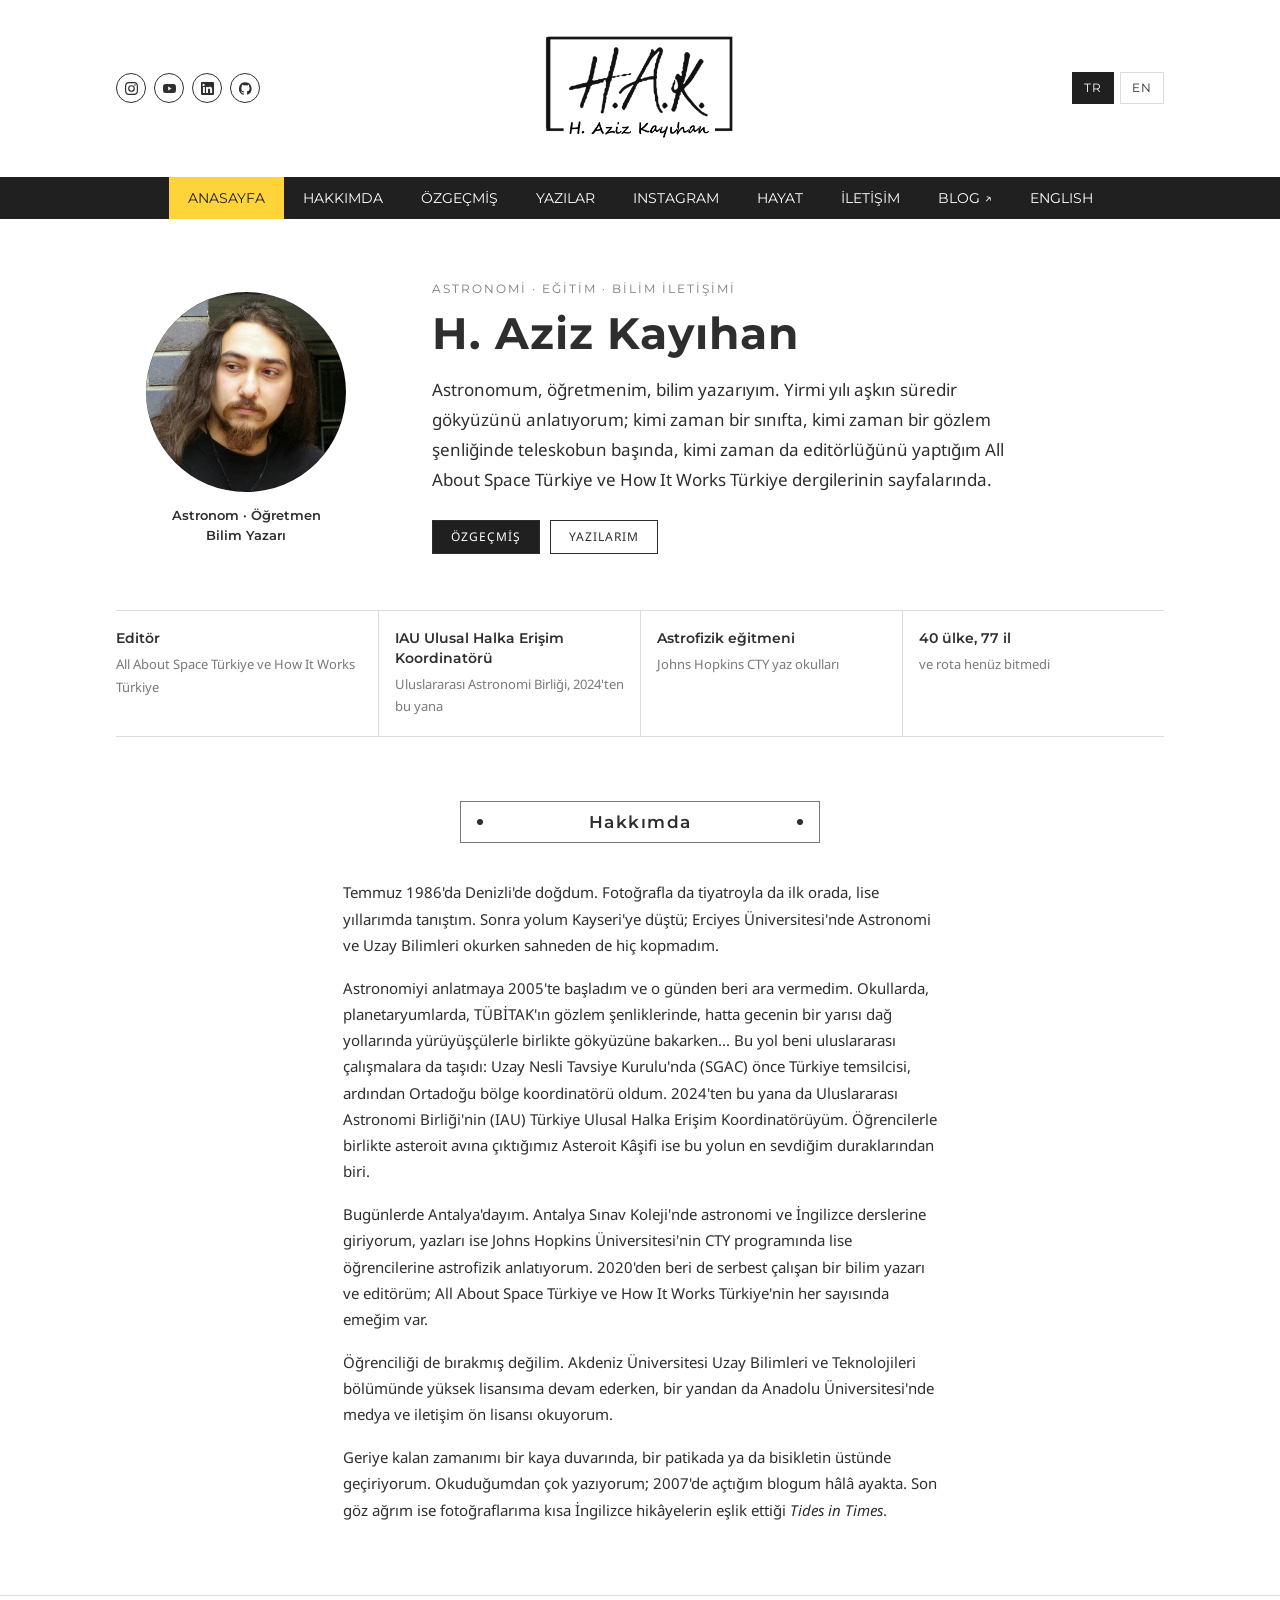
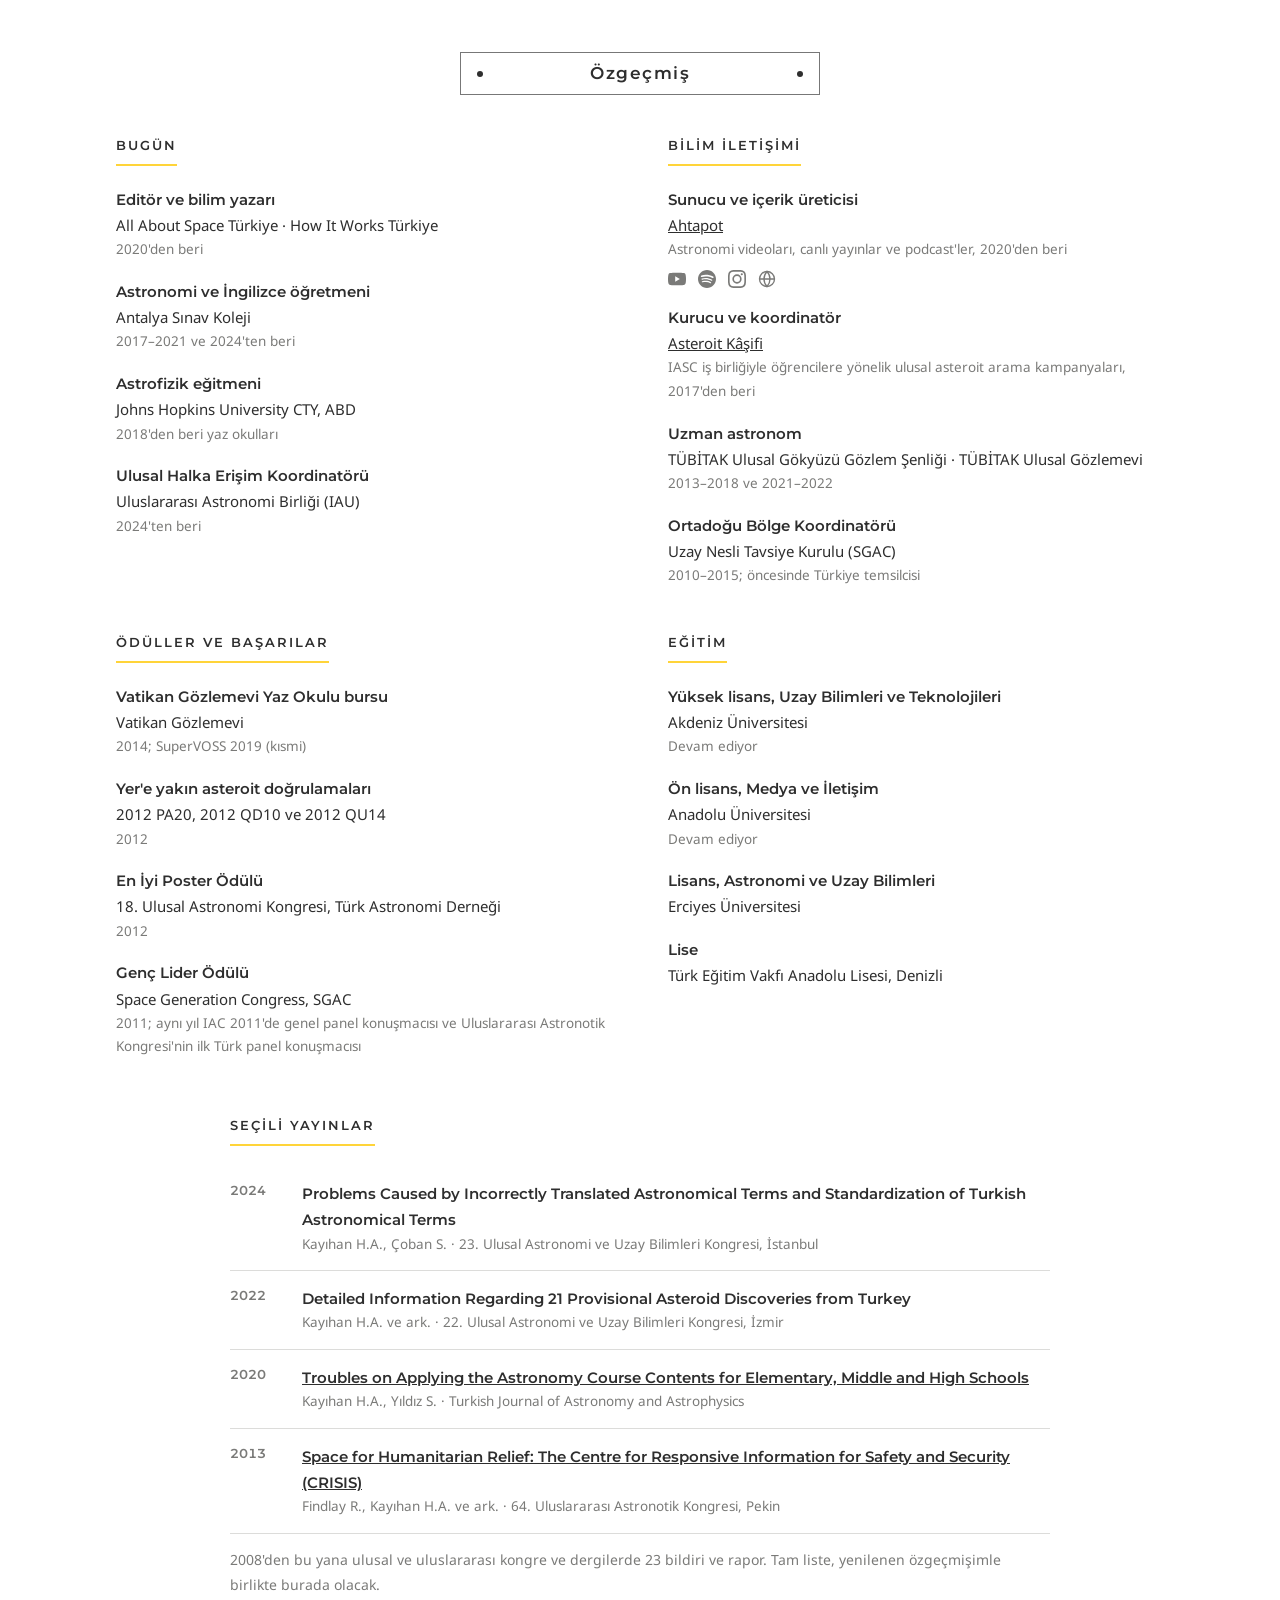
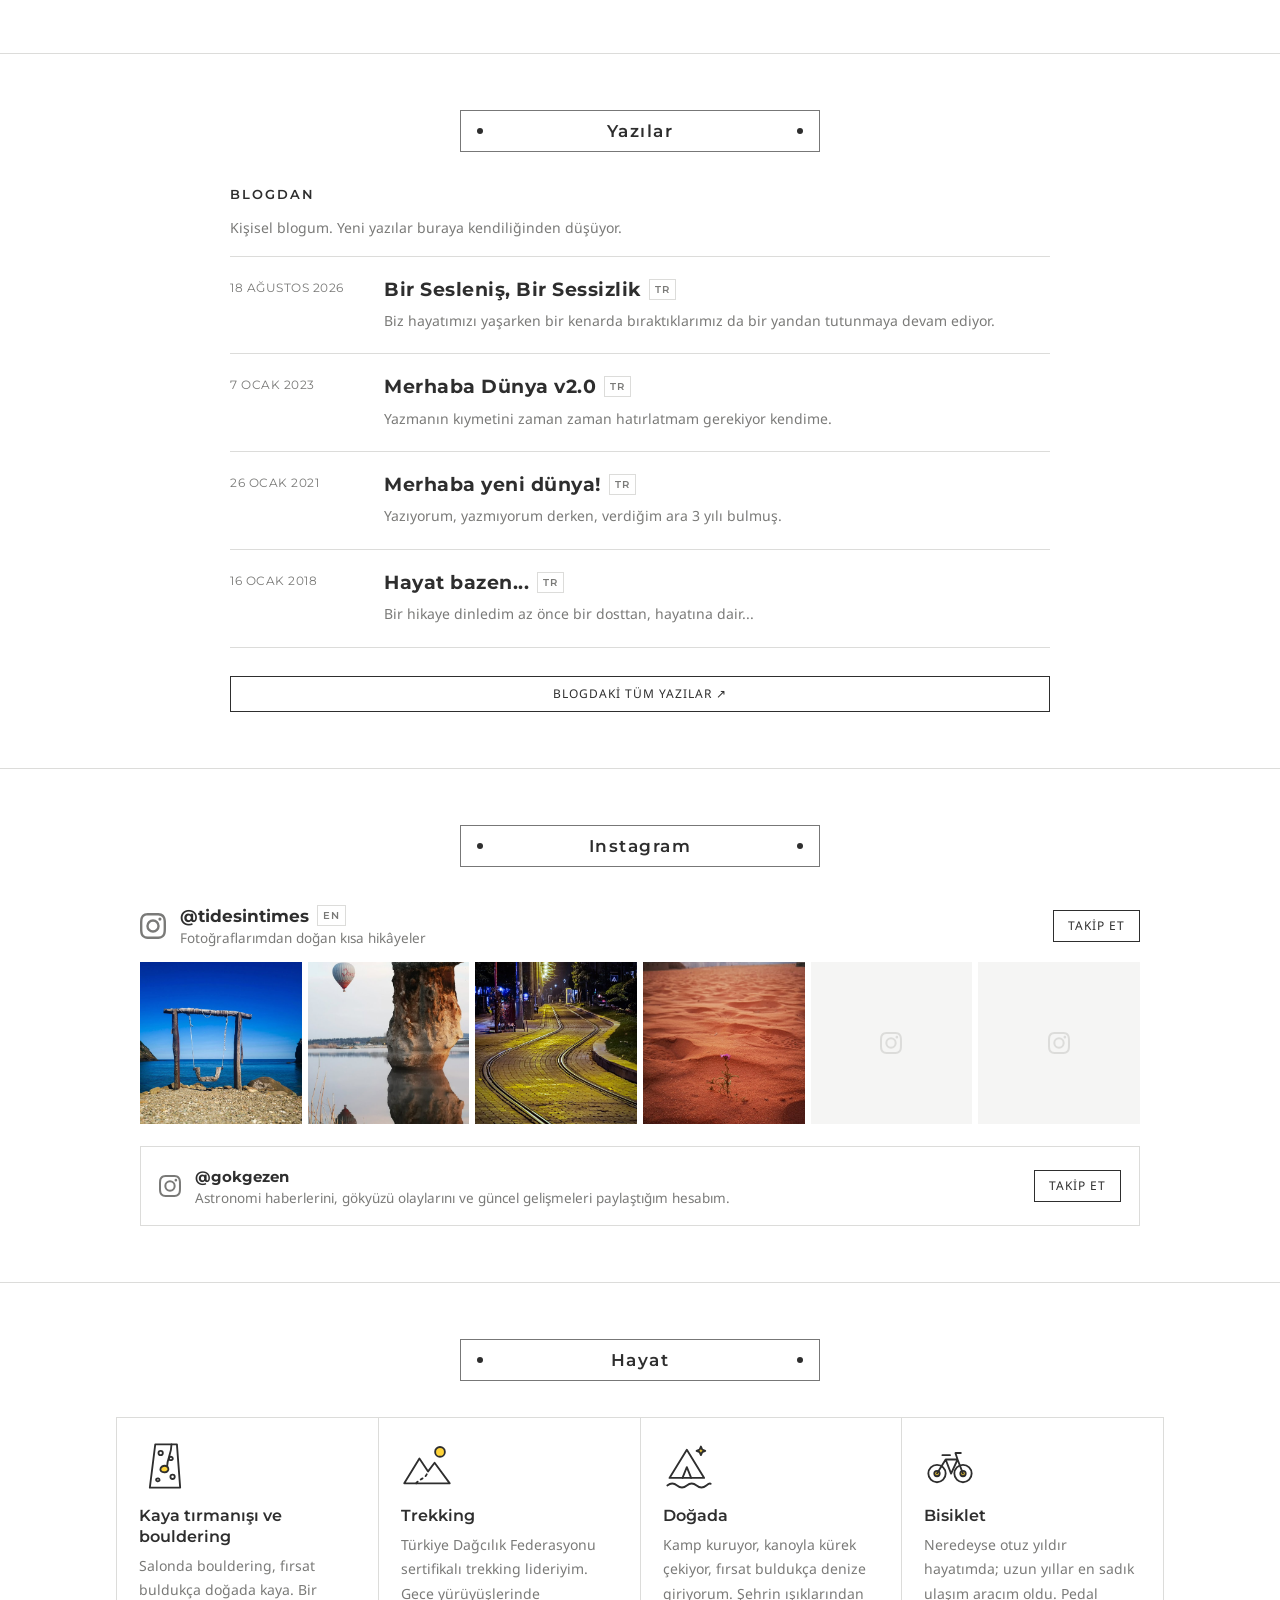
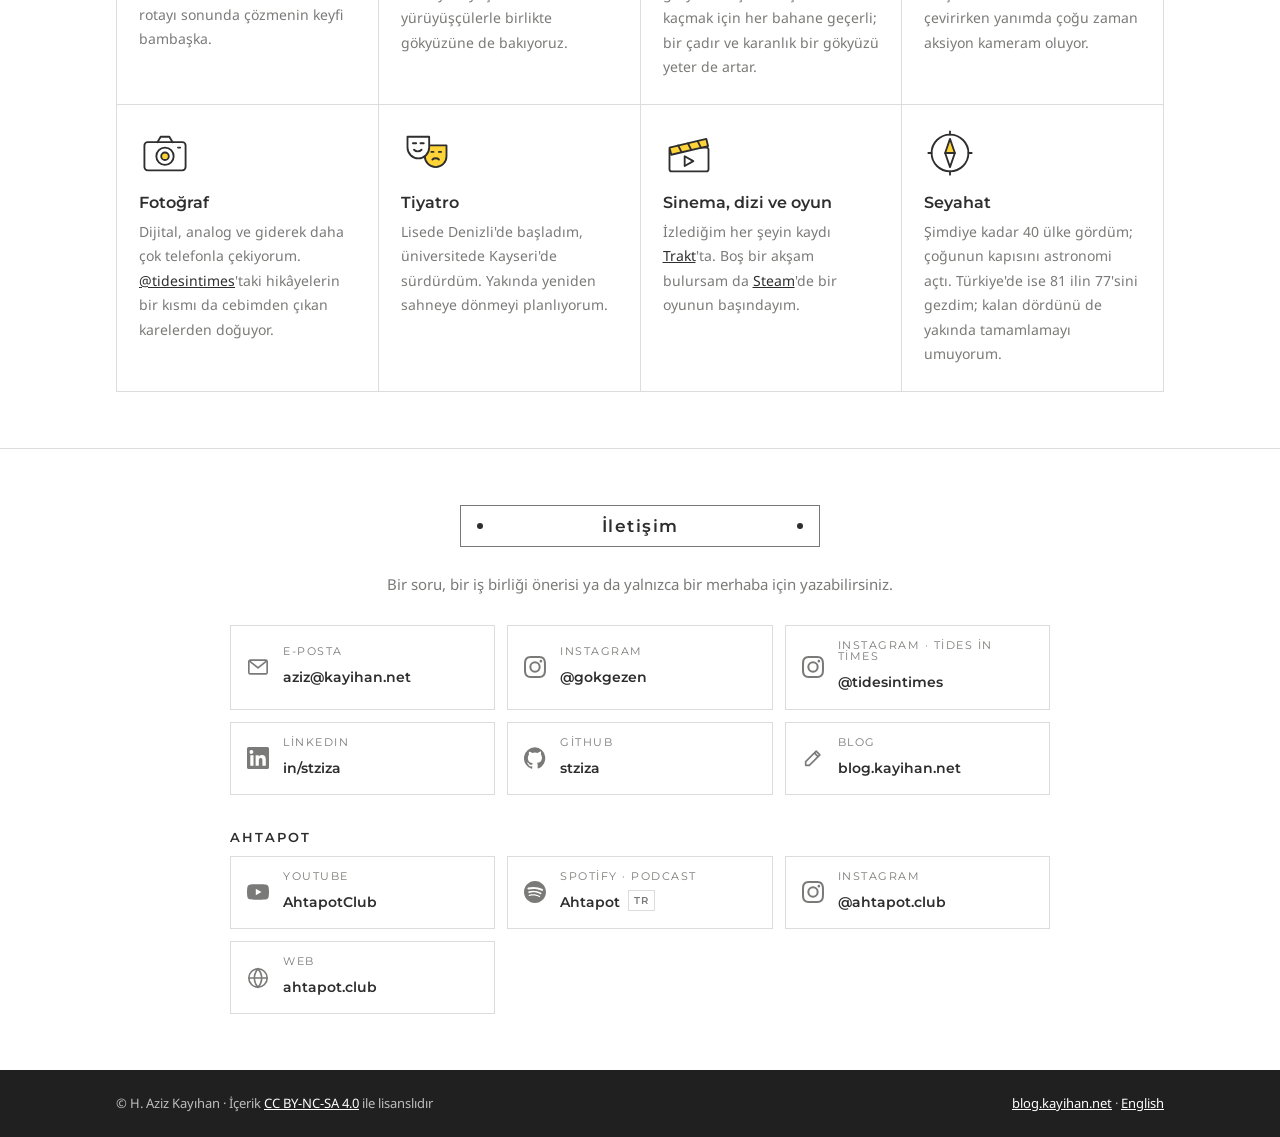
<file: index.html>
<!doctype html>
<html lang="tr">
<head>
<meta charset="utf-8">
<meta name="viewport" content="width=device-width, initial-scale=1, viewport-fit=cover">
<title>H. Aziz Kayıhan</title>
<meta name="claude:viewport-fit-sides" content="cover">
<meta name="description" content="H. Aziz Kayıhan: astronom, öğretmen ve bilim yazarı. All About Space Türkiye ve How It Works Türkiye editörü.">
<link rel="alternate" hreflang="tr" href="https://kayihan.net/">
<link rel="alternate" hreflang="en" href="https://kayihan.net/en/">
<link rel="alternate" type="application/atom+xml" title="H.A.K. blog" href="http://blog.kayihan.net/feeds/posts/default">
<link rel="preconnect" href="https://fonts.googleapis.com">
<link rel="preconnect" href="https://fonts.gstatic.com" crossorigin>
<link rel="stylesheet" href="https://fonts.googleapis.com/css2?family=Montserrat:wght@300;400;600;700&family=Noto+Sans:ital,wght@0,400;0,700;1,400&display=swap">
<style>
/* Layout: the blog's own frame (white masthead, dark menu bar with a yellow active tab, boxed section titles), no carousel; one centred column with a two-up intro. */
:root{
  --paper:#ffffff;
  --soft:#f5f5f4;
  --ink:#2e2e2e;
  --bar:#202020;
  --muted:#7a7a78;
  --rule:#dcdcda;
  --yellow:#ffd439;
  --todo:#fff3bf;
  --display:"Montserrat", "Helvetica Neue", Arial, sans-serif;
  --body:"Noto Sans", "Droid Sans", "Segoe UI", Arial, sans-serif;
  color-scheme: light;
}
*{box-sizing:border-box}
body{margin:0;background:var(--paper);color:var(--ink);font:15px/1.75 var(--body)}
body::before{content:"";position:fixed;inset:0 0 auto;height:env(safe-area-inset-top,0px);z-index:10;background:var(--paper)}
a{color:inherit}
img{max-width:100%}
.wrap{max-width:1080px;margin:0 auto;padding-left:max(16px,env(safe-area-inset-left,0px));padding-right:max(16px,env(safe-area-inset-right,0px))}
:focus-visible{outline:2px solid var(--yellow);outline-offset:3px}

/* Masthead */
.masthead .wrap{display:grid;grid-template-columns:1fr auto 1fr;align-items:center;padding-block:34px;gap:16px}
.social{display:flex;gap:8px}
.social a{width:30px;height:30px;border:1px solid var(--ink);border-radius:50%;display:grid;place-items:center;text-decoration:none;transition:background .2s,color .2s}
.social a:hover{background:var(--bar);color:var(--paper)}
.social svg{width:13px;height:13px;fill:currentColor}
.logo{display:block;text-decoration:none;justify-self:center}
.logo img{display:block;width:190px;height:auto}
.logo-fallback{display:none;border:2px solid var(--ink);padding:6px 16px 4px;text-align:center}
.logo-fallback b{display:block;font:300 34px/1 var(--display);letter-spacing:4px}
.logo-fallback small{font:400 10px/1.6 var(--display);letter-spacing:.5px}
.langs{justify-self:end;display:flex;gap:6px;font:400 12px/1 var(--display);letter-spacing:1px}
.langs a,.langs span{border:1px solid var(--rule);padding:9px 11px;text-decoration:none}
.langs span{background:var(--bar);color:var(--paper);border-color:var(--bar)}
.langs a:hover{border-color:var(--ink)}

/* Menu bar */
.bar{background:var(--bar);position:sticky;top:env(safe-area-inset-top,0px);z-index:5}
.bar .wrap{display:flex;overflow-x:auto;scrollbar-width:none}
.bar .wrap > a:first-child{margin-left:auto}
.bar .wrap > a:last-child{margin-right:auto}
.bar .wrap::-webkit-scrollbar{display:none}
.bar a{color:#fff;text-decoration:none;font:400 14px/1 var(--display);text-transform:uppercase;padding:14px 19px;white-space:nowrap}
.bar a:hover{color:var(--yellow)}
.bar a.on{background:var(--yellow);color:var(--bar)}

/* Draft note */
.draft{background:var(--soft);border-bottom:1px solid var(--rule);font-size:13px;color:var(--muted)}
.draft .wrap{padding-block:10px}
mark.todo{background:var(--todo);color:var(--ink);padding:0 4px;border-bottom:1px dashed #c9a400}

/* Intro */
.intro .wrap{display:grid;grid-template-columns:260px minmax(0,1fr);gap:56px;align-items:center;padding-block:64px 56px}
.portrait{text-align:center}
.portrait .ph{width:200px;height:200px;border-radius:50%;margin:0 auto 14px;overflow:hidden;background:var(--bar);display:grid;place-items:center}
.portrait .ph img{width:100%;height:100%;object-fit:cover;display:block}
.portrait .ph span{display:none;color:var(--yellow);font:700 44px/1 var(--display);letter-spacing:3px}
.portrait p{margin:0;font:600 13px/1.5 var(--display)}
.eyebrow{font:400 12px/1 var(--display);letter-spacing:2px;text-transform:uppercase;color:var(--muted);margin:0 0 14px}
h1{font:700 44px/1.1 var(--display);letter-spacing:1px;margin:0 0 18px;text-wrap:balance}
.lead{font-size:17px;max-width:60ch;margin:0 0 26px}
.btns{display:flex;flex-wrap:wrap;gap:10px}
.btn{display:inline-block;border:1px solid var(--ink);padding:10px 18px;font:400 12px/1 var(--body);letter-spacing:1px;text-transform:uppercase;text-decoration:none;transition:background .2s,color .2s}
.btn:hover{background:var(--bar);color:var(--paper)}
.btn.solid{background:var(--bar);color:var(--paper)}
.btn.solid:hover{background:var(--yellow);color:var(--bar);border-color:var(--yellow)}
.intro .facts-wrap{display:block;padding-block:0 8px}
.facts{list-style:none;margin:0;padding:0;border-top:1px solid var(--rule);border-bottom:1px solid var(--rule);display:grid;grid-template-columns:repeat(4,minmax(0,1fr))}
.facts li{padding:18px 16px;font-size:13px;color:var(--muted);border-left:1px solid var(--rule)}
.facts li:first-child{border-left:0;padding-left:0}
.facts b{display:block;color:var(--ink);font:600 14px/1.4 var(--display);margin-bottom:4px}

/* Sections */
section.block{padding-block:56px}
section.block + section.block{border-top:1px solid var(--rule)}
.title{display:flex;align-items:center;justify-content:space-between;gap:12px;border:1px solid #777;padding:10px 16px;max-width:360px;margin:0 auto 36px;font:600 17px/1.2 var(--display);letter-spacing:1.5px}
.title::before,.title::after{content:"";width:6px;height:6px;border-radius:50%;background:var(--ink);flex:none}
.title h2{font:inherit;margin:0;text-align:center;flex:1}
.prose{max-width:66ch;margin:0 auto}
.prose p{margin:0 0 1.1em}

/* Work */
.work{display:grid;grid-template-columns:repeat(2,minmax(0,1fr));gap:40px 56px}
.work h3{font:600 13px/1 var(--display);letter-spacing:2px;text-transform:uppercase;margin:0 0 6px;padding-bottom:12px;border-bottom:2px solid var(--yellow);display:inline-block}
.work ul{list-style:none;margin:14px 0 0;padding:0;display:grid;gap:16px}
.work li{min-width:0}
.work .role{font:600 15px/1.4 var(--display)}
.work .org{display:block}
.work .note{display:block;color:var(--muted);font-size:13.5px}
.pubs{margin-top:52px;max-width:820px;margin-left:auto;margin-right:auto}
.pubs h3{font:600 13px/1 var(--display);letter-spacing:2px;text-transform:uppercase;margin:0 0 6px;padding-bottom:12px;border-bottom:2px solid var(--yellow);display:inline-block}
.pubs ol{list-style:none;margin:14px 0 0;padding:0}
.pubs li{display:grid;grid-template-columns:56px minmax(0,1fr);gap:16px;padding:14px 0;border-bottom:1px solid var(--rule)}
.pubs .y{font:600 13px/1.6 var(--display);color:var(--muted);font-variant-numeric:tabular-nums}
.pubs .pt{font:600 15px/1.4 var(--display)}
.pubs .pv{display:block;color:var(--muted);font-size:13.5px}
.pubs a{color:var(--ink)}
.pubs .count{color:var(--muted);font-size:14px;margin:14px 0 0}

/* Writing */
.posts{list-style:none;margin:0;padding:0}
.posts li{display:grid;grid-template-columns:130px minmax(0,1fr);gap:24px;padding:20px 0;border-bottom:1px solid var(--rule)}
.posts li:first-child{border-top:1px solid var(--rule)}
.posts time{font:400 12px/1.8 var(--display);color:var(--muted);letter-spacing:.5px;text-transform:uppercase}
.posts a.t{font:700 19px/1.3 var(--display);letter-spacing:.5px;text-decoration:none}
.posts a.t:hover{text-decoration:underline;text-decoration-color:var(--yellow);text-decoration-thickness:3px}
.posts p{margin:6px 0 0;color:var(--muted);font-size:14px}
.lang{font:600 10px/1 var(--display);letter-spacing:1px;border:1px solid var(--rule);padding:3px 5px;margin-left:8px;vertical-align:3px;color:var(--muted);white-space:nowrap}
.sub{font:600 13px/1 var(--display);letter-spacing:2px;text-transform:uppercase;margin:48px 0 6px}
.subnote{color:var(--muted);font-size:14px;margin:0 0 20px}
.more{display:block;margin-top:28px;border:1px solid var(--ink);padding:11px;text-align:center;font:400 12px/1 var(--body);letter-spacing:1px;text-transform:uppercase;text-decoration:none}
.more:hover{background:var(--bar);color:var(--paper)}

/* Life */
.life{display:grid;grid-template-columns:repeat(4,minmax(0,1fr));border-top:1px solid var(--rule);border-left:1px solid var(--rule)}
.life div{padding:22px 22px 24px;border-right:1px solid var(--rule);border-bottom:1px solid var(--rule);min-width:0}
.life h3{margin:0 0 6px;font:600 16px/1.3 var(--display)}
.life .ic{width:52px;height:52px;display:block;margin-bottom:14px;fill:none;stroke:var(--ink);stroke-width:1.7;stroke-linecap:round;stroke-linejoin:round}
.life .ic .y{fill:var(--yellow)}
.life .ic .p{fill:var(--paper)}
.life div:hover .ic{transform:rotate(-4deg)}
.life .ic{transition:transform .25s}
.life p{margin:0;font-size:14px;color:var(--muted)}
.life a{color:var(--ink)}

/* Contact */
.contact-lead{text-align:center;margin:-12px auto 28px;max-width:60ch;color:var(--muted)}
.contact-sub{max-width:820px;margin:36px auto 12px;font:600 13px/1 var(--display);letter-spacing:2px;text-transform:uppercase}
.contact{display:grid;grid-template-columns:repeat(auto-fit,minmax(220px,1fr));gap:12px;max-width:820px;margin:0 auto}
.contact > a,.contact > div{display:flex;align-items:center;gap:14px;border:1px solid var(--rule);padding:14px 16px;text-decoration:none;min-width:0}
.contact > a:hover{border-color:var(--ink)}
.contact > a:hover svg{color:var(--ink)}
.contact svg{width:22px;height:22px;flex:none;color:var(--muted);transition:color .2s}
.contact span{min-width:0;overflow-wrap:anywhere}
.contact small{display:block;font:400 11px/1 var(--display);letter-spacing:1.5px;text-transform:uppercase;color:var(--muted);margin-bottom:6px}
.contact b{font:600 14px/1.3 var(--display)}
.work .icons{display:flex;gap:12px;margin-top:8px}
.work .icons a{color:var(--muted);display:inline-flex}
.work .icons a:hover{color:var(--ink)}
.work .icons svg{width:18px;height:18px}
.subnote a{color:var(--ink)}
/* Instagram */
.igs{max-width:1000px;margin:0 auto;display:grid;gap:22px}
.ig{min-width:0}
.ig-head{display:flex;align-items:center;gap:14px;margin-bottom:14px}
.ig-head > svg{width:26px;height:26px;flex:none;color:var(--muted)}
.ig-head > div{flex:1;min-width:0}
.ig-head .h{font:700 17px/1.3 var(--display);text-decoration:none}
.ig-head .h:hover{text-decoration:underline;text-decoration-color:var(--yellow);text-decoration-thickness:3px}
.ig-head small{display:block;color:var(--muted);font-size:13.5px;line-height:1.4}
.ig-head .btn{padding:9px 14px;flex:none}
.ig-grid{display:grid;grid-template-columns:repeat(6,minmax(0,1fr));gap:6px}
.ig-also{display:flex;align-items:center;gap:14px;border:1px solid var(--rule);padding:16px 18px}
.ig-also > svg{width:22px;height:22px;flex:none;color:var(--muted)}
.ig-also > div{flex:1;min-width:0}
.ig-also .h{font:700 15px/1.3 var(--display);text-decoration:none}
.ig-also .h:hover{text-decoration:underline;text-decoration-color:var(--yellow);text-decoration-thickness:3px}
.ig-also small{display:block;color:var(--muted);font-size:13.5px;line-height:1.45}
.ig-also .btn{padding:9px 14px;flex:none}
.tile{position:relative;aspect-ratio:1;max-width:100%;background:var(--soft);display:grid;place-items:center;color:var(--rule);overflow:hidden;transition:background .2s,color .2s}
.tile svg{width:22px;height:22px}
.tile:hover{background:var(--bar);color:var(--yellow)}
.tile img{position:absolute;inset:0;width:100%;height:100%;object-fit:cover;transition:transform .4s,opacity .2s}
.tile.has-img:hover img{transform:scale(1.04);opacity:.85}
@media (max-width:820px){ .ig-grid{grid-template-columns:repeat(3,minmax(0,1fr))} }
@media (max-width:560px){ .ig-head,.ig-also{flex-wrap:wrap} }

footer{background:var(--bar);color:#bdbdbd;font-size:13px}
footer .wrap{display:flex;flex-wrap:wrap;justify-content:space-between;gap:8px 24px;padding-block:22px}
footer a{color:#fff}

@media (max-width:820px){
  .intro .wrap{grid-template-columns:1fr;gap:28px;padding-block:44px}
  .facts{grid-template-columns:repeat(2,minmax(0,1fr))}
  .facts li:nth-child(3){border-left:0;padding-left:0}
  .work{grid-template-columns:1fr}
  .life{grid-template-columns:repeat(2,minmax(0,1fr))}
  h1{font-size:34px}
}
@media (max-width:560px){
  .masthead .wrap{grid-template-columns:1fr;justify-items:center;padding-block:24px}
  .langs{justify-self:center}
  .bar .wrap{justify-content:flex-start}
  .bar a{padding:13px 14px;font-size:13px}
  .posts li{grid-template-columns:1fr;gap:4px}
  .life{grid-template-columns:1fr}
  .facts{grid-template-columns:1fr}
  .facts li{border-left:0;padding-left:0;border-top:1px solid var(--rule)}
  .facts li:first-child{border-top:0}
}
@media (prefers-reduced-motion:reduce){*{transition:none!important;scroll-behavior:auto!important}}
html{scroll-behavior:smooth}
section[id]{scroll-margin-top:60px}
</style>
</head>
<body>
<svg width="0" height="0" style="position:absolute" aria-hidden="true">
  <symbol id="i-instagram" viewBox="0 0 24 24"><path fill="currentColor" d="M12 2.2c3.2 0 3.6 0 4.8.1 3.3.1 4.8 1.7 4.9 4.9.1 1.3.1 1.6.1 4.8s0 3.6-.1 4.8c-.1 3.2-1.7 4.8-4.9 4.9-1.3.1-1.6.1-4.8.1s-3.6 0-4.8-.1c-3.3-.1-4.8-1.7-4.9-4.9C2.2 15.6 2.2 15.2 2.2 12s0-3.6.1-4.8C2.4 3.9 3.9 2.4 7.2 2.3 8.4 2.2 8.8 2.2 12 2.2zM12 0C8.7 0 8.3 0 7.1.1 2.7.3.3 2.7.1 7.1 0 8.3 0 8.7 0 12s0 3.7.1 4.9c.2 4.4 2.6 6.8 7 7 1.2.1 1.6.1 4.9.1s3.7 0 4.9-.1c4.4-.2 6.8-2.6 7-7 .1-1.2.1-1.6.1-4.9s0-3.7-.1-4.9c-.2-4.4-2.6-6.8-7-7C15.7 0 15.3 0 12 0zm0 5.8a6.2 6.2 0 1 0 0 12.4 6.2 6.2 0 0 0 0-12.4zM12 16a4 4 0 1 1 0-8 4 4 0 0 1 0 8zm6.4-11.8a1.4 1.4 0 1 0 0 2.9 1.4 1.4 0 0 0 0-2.9z"/></symbol>
  <symbol id="i-youtube" viewBox="0 0 24 24"><path fill="currentColor" d="M23.5 6.2a3 3 0 0 0-2.1-2.1C19.5 3.6 12 3.6 12 3.6s-7.5 0-9.4.5A3 3 0 0 0 .5 6.2 31 31 0 0 0 0 12a31 31 0 0 0 .5 5.8 3 3 0 0 0 2.1 2.1c1.9.5 9.4.5 9.4.5s7.5 0 9.4-.5a3 3 0 0 0 2.1-2.1A31 31 0 0 0 24 12a31 31 0 0 0-.5-5.8zM9.6 15.6V8.4l6.2 3.6-6.2 3.6z"/></symbol>
  <symbol id="i-spotify" viewBox="0 0 24 24"><path fill="currentColor" d="M12 0C5.4 0 0 5.4 0 12s5.4 12 12 12 12-5.4 12-12S18.66 0 12 0zm5.52 17.34c-.24.36-.66.48-1.02.24-2.82-1.74-6.36-2.1-10.56-1.14-.42.12-.78-.18-.9-.54-.12-.42.18-.78.54-.9 4.56-1.02 8.52-.6 11.64 1.32.42.18.48.66.3 1.02zm1.44-3.3c-.3.42-.84.6-1.26.3-3.24-1.98-8.16-2.58-11.94-1.38-.48.12-1.02-.12-1.14-.6-.12-.48.12-1.02.6-1.14C9.6 9.9 15 10.56 18.72 12.84c.36.18.54.78.24 1.2zm.12-3.36C15.24 8.4 8.82 8.16 5.16 9.3c-.6.18-1.2-.18-1.38-.72-.18-.6.18-1.2.72-1.38 4.26-1.26 11.28-1.02 15.72 1.62.54.3.72 1.02.42 1.56-.3.42-1.02.6-1.56.3z"/></symbol>
  <symbol id="i-linkedin" viewBox="0 0 24 24"><path fill="currentColor" d="M20.4 20.5h-3.6v-5.6c0-1.3 0-3-1.8-3s-2.1 1.4-2.1 2.9v5.7H9.4V9h3.4v1.6c.5-.9 1.6-1.8 3.4-1.8 3.6 0 4.3 2.4 4.3 5.5v6.2zM5.3 7.4a2.1 2.1 0 1 1 0-4.1 2.1 2.1 0 0 1 0 4.1zM7.1 20.5H3.6V9h3.5v11.5zM22.2 0H1.8C.8 0 0 .8 0 1.7v20.6c0 .9.8 1.7 1.8 1.7h20.4c1 0 1.8-.8 1.8-1.7V1.7C24 .8 23.2 0 22.2 0z"/></symbol>
  <symbol id="i-github" viewBox="0 0 24 24"><path fill="currentColor" d="M12 .3a12 12 0 0 0-3.8 23.4c.6.1.8-.3.8-.6v-2c-3.3.7-4-1.6-4-1.6-.6-1.4-1.4-1.8-1.4-1.8-1-.7.1-.7.1-.7 1.2.1 1.8 1.2 1.8 1.2 1.1 1.8 2.8 1.3 3.5 1 0-.8.4-1.3.7-1.6-2.7-.3-5.5-1.3-5.5-5.9 0-1.3.5-2.4 1.2-3.2 0-.3-.5-1.5.2-3.2 0 0 1-.3 3.3 1.2a11.5 11.5 0 0 1 6 0C17.3 4.7 18.3 5 18.3 5c.7 1.7.2 2.9.1 3.2.8.8 1.2 1.9 1.2 3.2 0 4.6-2.8 5.6-5.5 5.9.4.4.8 1.1.8 2.2v3.3c0 .3.2.7.8.6A12 12 0 0 0 12 .3"/></symbol>
  <symbol id="i-mail" viewBox="0 0 24 24"><g fill="none" stroke="currentColor" stroke-width="1.8" stroke-linejoin="round"><rect x="2" y="4.5" width="20" height="15" rx="1.5"/><path d="M2.8 5.5 12 13l9.2-7.5"/></g></symbol>
  <symbol id="i-web" viewBox="0 0 24 24"><g fill="none" stroke="currentColor" stroke-width="1.8"><circle cx="12" cy="12" r="10"/><path d="M2 12h20M12 2c2.8 3 4 6.4 4 10s-1.2 7-4 10c-2.8-3-4-6.4-4-10s1.2-7 4-10z"/></g></symbol>
  <symbol id="i-pen" viewBox="0 0 24 24"><g fill="none" stroke="currentColor" stroke-width="1.8" stroke-linejoin="round"><path d="M15.5 4.5l4 4L8 20H4v-4L15.5 4.5z"/><path d="M13.5 6.5l4 4"/></g></symbol>
</svg>
<div lang="tr">

<header class="masthead">
  <div class="wrap">
    <nav class="social" aria-label="Sosyal medya">
      <a href="https://www.instagram.com/gokgezen/" aria-label="Instagram" target="_blank" rel="noopener"><svg><use href="#i-instagram"/></svg></a>
      <a href="https://www.youtube.com/@AhtapotClub" aria-label="YouTube" target="_blank" rel="noopener"><svg><use href="#i-youtube"/></svg></a>
      <a href="https://www.linkedin.com/in/stziza/" aria-label="LinkedIn" target="_blank" rel="noopener"><svg><use href="#i-linkedin"/></svg></a>
      <a href="https://github.com/stziza" aria-label="GitHub" target="_blank" rel="noopener"><svg><use href="#i-github"/></svg></a>
    </nav>
    <a class="logo" href="#top" aria-label="H.A.K. anasayfa">
      <img src="img/hak-logo.png" alt="H.A.K. · H. Aziz Kayıhan" width="190" height="109" onerror="this.style.display='none';this.nextElementSibling.style.display='block'">
      <span class="logo-fallback"><b>H.A.K.</b><small>H. Aziz Kayıhan</small></span>
    </a>
    <div class="langs" aria-label="Dil">
      <span aria-current="true">TR</span>
      <a href="en/" hreflang="en" lang="en">EN</a>
    </div>
  </div>
</header>

<nav class="bar" aria-label="Bölümler">
  <div class="wrap">
    <a href="#top" class="on" data-spy="top">Anasayfa</a>
    <a href="#hakkimda" data-spy="hakkimda">Hakkımda</a>
    <a href="#ozgecmis" data-spy="ozgecmis">Özgeçmiş</a>
    <a href="#yazilar" data-spy="yazilar">Yazılar</a>
    <a href="#instagram" data-spy="instagram">Instagram</a>
    <a href="#hayat" data-spy="hayat">Hayat</a>
    <a href="#iletisim" data-spy="iletisim">İletişim</a>
    <a href="http://blog.kayihan.net/" target="_blank" rel="noopener">Blog ↗</a>
    <a href="en/" hreflang="en" lang="en">English</a>
  </div>
</nav>


<main id="top">
  <section class="intro" aria-label="Giriş">
    <div class="wrap">
      <div class="portrait">
        <div class="ph">
          <img src="img/portre.jpg" alt="H. Aziz Kayıhan" width="200" height="200" onerror="this.style.display='none';this.nextElementSibling.style.display='block'">
          <span>HAK</span>
        </div>
        <p>Astronom · Öğretmen<br>Bilim Yazarı</p>
      </div>
      <div>
        <p class="eyebrow">Astronomi · Eğitim · Bilim iletişimi</p>
        <h1>H. Aziz Kayıhan</h1>
        <p class="lead">Astronomum, öğretmenim, bilim yazarıyım. Yirmi yılı aşkın süredir gökyüzünü anlatıyorum; kimi zaman bir sınıfta, kimi zaman bir gözlem şenliğinde teleskobun başında, kimi zaman da editörlüğünü yaptığım All About Space Türkiye ve How It Works Türkiye dergilerinin sayfalarında.</p>
        <div class="btns">
          <a class="btn solid" href="#ozgecmis">Özgeçmiş</a>
          <a class="btn" href="#yazilar">Yazılarım</a>
        </div>
      </div>
    </div>
    <div class="wrap facts-wrap">
      <ul class="facts">
        <li><b>Editör</b>All About Space Türkiye ve How It Works Türkiye</li>
        <li><b>IAU Ulusal Halka Erişim Koordinatörü</b>Uluslararası Astronomi Birliği, 2024'ten bu yana</li>
        <li><b>Astrofizik eğitmeni</b>Johns Hopkins CTY yaz okulları</li>
        <li><b>40 ülke, 77 il</b>ve rota henüz bitmedi</li>
      </ul>
    </div>
  </section>

  <section class="block" id="hakkimda">
    <div class="wrap">
      <div class="title"><h2>Hakkımda</h2></div>
      <div class="prose">
        <p>Temmuz 1986'da Denizli'de doğdum. Fotoğrafla da tiyatroyla da ilk orada, lise yıllarımda tanıştım. Sonra yolum Kayseri'ye düştü; Erciyes Üniversitesi'nde Astronomi ve Uzay Bilimleri okurken sahneden de hiç kopmadım.</p>
        <p>Astronomiyi anlatmaya 2005'te başladım ve o günden beri ara vermedim. Okullarda, planetaryumlarda, TÜBİTAK'ın gözlem şenliklerinde, hatta gecenin bir yarısı dağ yollarında yürüyüşçülerle birlikte gökyüzüne bakarken... Bu yol beni uluslararası çalışmalara da taşıdı: Uzay Nesli Tavsiye Kurulu'nda (SGAC) önce Türkiye temsilcisi, ardından Ortadoğu bölge koordinatörü oldum. 2024'ten bu yana da Uluslararası Astronomi Birliği'nin (IAU) Türkiye Ulusal Halka Erişim Koordinatörüyüm. Öğrencilerle birlikte asteroit avına çıktığımız Asteroit Kâşifi ise bu yolun en sevdiğim duraklarından biri.</p>
        <p>Bugünlerde Antalya'dayım. Antalya Sınav Koleji'nde astronomi ve İngilizce derslerine giriyorum, yazları ise Johns Hopkins Üniversitesi'nin CTY programında lise öğrencilerine astrofizik anlatıyorum. 2020'den beri de serbest çalışan bir bilim yazarı ve editörüm; All About Space Türkiye ve How It Works Türkiye'nin her sayısında emeğim var.</p>
        <p>Öğrenciliği de bırakmış değilim. Akdeniz Üniversitesi Uzay Bilimleri ve Teknolojileri bölümünde yüksek lisansıma devam ederken, bir yandan da Anadolu Üniversitesi'nde medya ve iletişim ön lisansı okuyorum.</p>
        <p>Geriye kalan zamanımı bir kaya duvarında, bir patikada ya da bisikletin üstünde geçiriyorum. Okuduğumdan çok yazıyorum; 2007'de açtığım blogum hâlâ ayakta. Son göz ağrım ise fotoğraflarıma kısa İngilizce hikâyelerin eşlik ettiği <em>Tides in Times</em>.</p>
      </div>
    </div>
  </section>

  <section class="block" id="ozgecmis">
    <div class="wrap">
      <div class="title"><h2>Özgeçmiş</h2></div>
      <div class="work">
        <div>
          <h3>Bugün</h3>
          <ul>
            <li><span class="role">Editör ve bilim yazarı</span><span class="org">All About Space Türkiye · How It Works Türkiye</span><span class="note">2020'den beri</span></li>
            <li><span class="role">Astronomi ve İngilizce öğretmeni</span><span class="org">Antalya Sınav Koleji</span><span class="note">2017–2021 ve 2024'ten beri</span></li>
            <li><span class="role">Astrofizik eğitmeni</span><span class="org">Johns Hopkins University CTY, ABD</span><span class="note">2018'den beri yaz okulları</span></li>
            <li><span class="role">Ulusal Halka Erişim Koordinatörü</span><span class="org">Uluslararası Astronomi Birliği (IAU)</span><span class="note">2024'ten beri</span></li>
          </ul>
        </div>
        <div>
          <h3>Bilim iletişimi</h3>
          <ul>
            <li><span class="role">Sunucu ve içerik üreticisi</span><span class="org"><a href="https://www.ahtapot.club/" target="_blank" rel="noopener">Ahtapot</a></span><span class="note">Astronomi videoları, canlı yayınlar ve podcast'ler, 2020'den beri</span>
              <span class="icons">
                <a href="https://www.youtube.com/@AhtapotClub" aria-label="Ahtapot YouTube" target="_blank" rel="noopener"><svg><use href="#i-youtube"/></svg></a>
                <a href="https://open.spotify.com/show/0G1cSHroA2aiNYug60f56q" aria-label="Ahtapot Spotify" target="_blank" rel="noopener"><svg><use href="#i-spotify"/></svg></a>
                <a href="https://www.instagram.com/ahtapot.club/" aria-label="Ahtapot Instagram" target="_blank" rel="noopener"><svg><use href="#i-instagram"/></svg></a>
                <a href="https://www.ahtapot.club/" aria-label="ahtapot.club" target="_blank" rel="noopener"><svg><use href="#i-web"/></svg></a>
              </span>
            </li>
            <li><span class="role">Kurucu ve koordinatör</span><span class="org"><a href="https://asteroidkasifi.com/" target="_blank" rel="noopener">Asteroit Kâşifi</a></span><span class="note">IASC iş birliğiyle öğrencilere yönelik ulusal asteroit arama kampanyaları, 2017'den beri</span></li>
            <li><span class="role">Uzman astronom</span><span class="org">TÜBİTAK Ulusal Gökyüzü Gözlem Şenliği · TÜBİTAK Ulusal Gözlemevi</span><span class="note">2013–2018 ve 2021–2022</span></li>
            <li><span class="role">Ortadoğu Bölge Koordinatörü</span><span class="org">Uzay Nesli Tavsiye Kurulu (SGAC)</span><span class="note">2010–2015; öncesinde Türkiye temsilcisi</span></li>
          </ul>
        </div>
        <div>
          <h3>Ödüller ve başarılar</h3>
          <ul>
            <li><span class="role">Vatikan Gözlemevi Yaz Okulu bursu</span><span class="org">Vatikan Gözlemevi</span><span class="note">2014; SuperVOSS 2019 (kısmi)</span></li>
            <li><span class="role">Yer'e yakın asteroit doğrulamaları</span><span class="org">2012 PA20, 2012 QD10 ve 2012 QU14</span><span class="note">2012</span></li>
            <li><span class="role">En İyi Poster Ödülü</span><span class="org">18. Ulusal Astronomi Kongresi, Türk Astronomi Derneği</span><span class="note">2012</span></li>
            <li><span class="role">Genç Lider Ödülü</span><span class="org">Space Generation Congress, SGAC</span><span class="note">2011; aynı yıl IAC 2011'de genel panel konuşmacısı ve Uluslararası Astronotik Kongresi'nin ilk Türk panel konuşmacısı</span></li>
          </ul>
        </div>
        <div>
          <h3>Eğitim</h3>
          <ul>
            <li><span class="role">Yüksek lisans, Uzay Bilimleri ve Teknolojileri</span><span class="org">Akdeniz Üniversitesi</span><span class="note">Devam ediyor</span></li>
            <li><span class="role">Ön lisans, Medya ve İletişim</span><span class="org">Anadolu Üniversitesi</span><span class="note">Devam ediyor</span></li>
            <li><span class="role">Lisans, Astronomi ve Uzay Bilimleri</span><span class="org">Erciyes Üniversitesi</span></li>
            <li><span class="role">Lise</span><span class="org">Türk Eğitim Vakfı Anadolu Lisesi, Denizli</span></li>
          </ul>
        </div>
      </div>

      <div class="pubs">
        <h3>Seçili yayınlar</h3>
        <ol>
          <li><span class="y">2024</span><div><span class="pt">Problems Caused by Incorrectly Translated Astronomical Terms and Standardization of Turkish Astronomical Terms</span><span class="pv">Kayıhan H.A., Çoban S. · 23. Ulusal Astronomi ve Uzay Bilimleri Kongresi, İstanbul</span></div></li>
          <li><span class="y">2022</span><div><span class="pt">Detailed Information Regarding 21 Provisional Asteroid Discoveries from Turkey</span><span class="pv">Kayıhan H.A. ve ark. · 22. Ulusal Astronomi ve Uzay Bilimleri Kongresi, İzmir</span></div></li>
          <li><span class="y">2020</span><div><span class="pt"><a href="https://dergipark.org.tr/en/pub/tjaa/issue/52859/830534" target="_blank" rel="noopener">Troubles on Applying the Astronomy Course Contents for Elementary, Middle and High Schools</a></span><span class="pv">Kayıhan H.A., Yıldız S. · Turkish Journal of Astronomy and Astrophysics</span></div></li>
          <li><span class="y">2013</span><div><span class="pt"><a href="https://f001.backblazeb2.com/file/astronomgunlugu/CV/2013_IAC2013_SGC_SocietyPaper.pdf" target="_blank" rel="noopener">Space for Humanitarian Relief: The Centre for Responsive Information for Safety and Security (CRISIS)</a></span><span class="pv">Findlay R., Kayıhan H.A. ve ark. · 64. Uluslararası Astronotik Kongresi, Pekin</span></div></li>
        </ol>
        <p class="count">2008'den bu yana ulusal ve uluslararası kongre ve dergilerde 23 bildiri ve rapor. Tam liste, yenilenen özgeçmişimle birlikte burada olacak.</p>
      </div>
    </div>
  </section>

  <section class="block" id="yazilar">
    <div class="wrap">
      <div class="title"><h2>Yazılar</h2></div>
      <div class="prose" style="max-width:820px">
        <p class="sub" style="margin-top:0">Blogdan</p>
        <p class="subnote">Kişisel blogum. Yeni yazılar buraya kendiliğinden düşüyor.</p>
        <ul class="posts" id="posts"></ul>
        <a class="more" href="http://blog.kayihan.net/" target="_blank" rel="noopener">Blogdaki tüm yazılar ↗</a>

      </div>
    </div>
  </section>

  <section class="block" id="instagram">
    <div class="wrap">
      <div class="title"><h2>Instagram</h2></div>
      <!-- data/instagram.json ve img/ig/ her gün .github/workflows/instagram.yml ile Behold'dan güncellenir. -->
      <div class="igs">
      <div class="ig" data-feed="data/instagram.json">
        <div class="ig-head"><svg><use href="#i-instagram"/></svg><div><a class="h" href="https://www.instagram.com/tidesintimes/" target="_blank" rel="noopener">@tidesintimes</a><span class="lang">EN</span><small>Fotoğraflarımdan doğan kısa hikâyeler</small></div><a class="btn" href="https://www.instagram.com/tidesintimes/" target="_blank" rel="noopener">Takip et</a></div>
        <div class="ig-grid"><a class="tile" href="https://www.instagram.com/tidesintimes/" target="_blank" rel="noopener" aria-label="@tidesintimes Instagram"><svg><use href="#i-instagram"/></svg></a><a class="tile" href="https://www.instagram.com/tidesintimes/" target="_blank" rel="noopener" aria-label="@tidesintimes Instagram"><svg><use href="#i-instagram"/></svg></a><a class="tile" href="https://www.instagram.com/tidesintimes/" target="_blank" rel="noopener" aria-label="@tidesintimes Instagram"><svg><use href="#i-instagram"/></svg></a><a class="tile" href="https://www.instagram.com/tidesintimes/" target="_blank" rel="noopener" aria-label="@tidesintimes Instagram"><svg><use href="#i-instagram"/></svg></a><a class="tile" href="https://www.instagram.com/tidesintimes/" target="_blank" rel="noopener" aria-label="@tidesintimes Instagram"><svg><use href="#i-instagram"/></svg></a><a class="tile" href="https://www.instagram.com/tidesintimes/" target="_blank" rel="noopener" aria-label="@tidesintimes Instagram"><svg><use href="#i-instagram"/></svg></a></div>
      </div>
      <div class="ig-also">
        <svg><use href="#i-instagram"/></svg>
        <div><a class="h" href="https://www.instagram.com/gokgezen/" target="_blank" rel="noopener">@gokgezen</a><small>Astronomi haberlerini, gökyüzü olaylarını ve güncel gelişmeleri paylaştığım hesabım.</small></div>
        <a class="btn" href="https://www.instagram.com/gokgezen/" target="_blank" rel="noopener">Takip et</a>
      </div>
      </div>
    </div>
  </section>

  <section class="block" id="hayat">
    <div class="wrap">
      <div class="title"><h2>Hayat</h2></div>
      <div class="life">
        <div><svg class="ic" viewBox="0 0 48 48" aria-hidden="true"><path class="p" d="M10 44 15 4h20l3 40z"/><path d="M30 4c0 9-4 13-4 20"/><path class="y" d="M20 26c1.5-3 6-3 7 0 .8 2.4-1.5 4-3.6 3.8-2.6-.2-4.4-1.6-3.4-3.8z"/><circle cx="20" cy="12" r="2"/><path d="M28 16c1.2-1 3-.6 3.2.9.2 1.3-1.4 2-2.5 1.6-1-.4-1.4-1.6-.7-2.5z"/><circle cx="31" cy="34" r="2"/><path d="M16 36c1-1 2.8-.8 3 .6.2 1.2-1.2 1.8-2.2 1.4-.9-.3-1.3-1.2-.8-2z"/></svg><h3>Kaya tırmanışı ve bouldering</h3><p>Salonda bouldering, fırsat buldukça doğada kaya. Bir rotayı sonunda çözmenin keyfi bambaşka.</p></div>
        <div><svg class="ic" viewBox="0 0 48 48" aria-hidden="true"><circle class="y" cx="36" cy="11" r="4.5"/><path d="M3 40 17 17l8 12 6-8 14 19z"/><path d="M14 40c3-4 9-5 10-9" stroke-dasharray="2 3.5"/></svg><h3>Trekking</h3><p>Türkiye Dağcılık Federasyonu sertifikalı trekking lideriyim. Gece yürüyüşlerinde yürüyüşçülerle birlikte gökyüzüne de bakıyoruz.</p></div>
        <div><svg class="ic" viewBox="0 0 48 48" aria-hidden="true"><path class="y" d="M35 6l1.2 2.8L39 10l-2.8 1.2L35 14l-1.2-2.8L31 10l2.8-1.2z"/><path d="M6 35 22 9l16 26z"/><path d="M18 35l4-10 4 10"/><path d="M4 42c3-2.5 6-2.5 9 0s6 2.5 9 0 6-2.5 9 0 6 2.5 9 0 4-1.6 4-1.6"/></svg><h3>Doğada</h3><p>Kamp kuruyor, kanoyla kürek çekiyor, fırsat buldukça denize giriyorum. Şehrin ışıklarından kaçmak için her bahane geçerli; bir çadır ve karanlık bir gökyüzü yeter de artar.</p></div>
        <div><svg class="ic" viewBox="0 0 48 48" aria-hidden="true"><circle cx="12" cy="31" r="8"/><circle cx="36" cy="31" r="8"/><circle class="y" cx="12" cy="31" r="2.5"/><circle class="y" cx="36" cy="31" r="2.5"/><path d="M12 31l8-13h11l5 13M20 18l5 13 6-13M17 14h7M31 18l-2-6h5"/></svg><h3>Bisiklet</h3><p>Neredeyse otuz yıldır hayatımda; uzun yıllar en sadık ulaşım aracım oldu. Pedal çevirirken yanımda çoğu zaman aksiyon kameram oluyor.</p></div>
        <div><svg class="ic" viewBox="0 0 48 48" aria-hidden="true"><rect class="p" x="5" y="14" width="38" height="26" rx="3"/><path d="M17 14l3-5h8l3 5"/><circle cx="24" cy="27" r="8"/><circle class="y" cx="24" cy="27" r="3.5"/><path d="M36 19h2"/></svg><h3>Fotoğraf</h3><p>Dijital, analog ve giderek daha çok telefonla çekiyorum. <a href="https://www.instagram.com/tidesintimes/" target="_blank" rel="noopener">@tidesintimes</a>'taki hikâyelerin bir kısmı da cebimden çıkan karelerden doğuyor.</p></div>
        <div><svg class="ic" viewBox="0 0 48 48" aria-hidden="true"><path class="y" d="M22 17h20v10a10 10 0 0 1-20 0z"/><path d="M28 23h2M35 23h2M29 30c1.5-1.5 4.5-1.5 6 0"/><path class="p" d="M6 9h20v10a10 10 0 0 1-20 0z"/><path d="M11 15h3M18 15h3M12 21c2 2 5 2 7 0"/></svg><h3>Tiyatro</h3><p>Lisede Denizli'de başladım, üniversitede Kayseri'de sürdürdüm. Yakında yeniden sahneye dönmeyi planlıyorum.</p></div>
        <div><svg class="ic" viewBox="0 0 48 48" aria-hidden="true"><rect class="p" x="6" y="19" width="36" height="22" rx="2"/><path class="y" d="M6 19l34-8 1.6 6.6L7.6 25.6z"/><path d="M14 17l3 6M23 15l3 6M32 13l3 6"/><path d="M20 27v9l8-4.5z"/></svg><h3>Sinema, dizi ve oyun</h3><p>İzlediğim her şeyin kaydı <a href="https://trakt.tv/users/stziza" target="_blank" rel="noopener">Trakt</a>'ta. Boş bir akşam bulursam da <a href="https://steamcommunity.com/id/stziza/" target="_blank" rel="noopener">Steam</a>'de bir oyunun başındayım.</p></div>
        <div><svg class="ic" viewBox="0 0 48 48" aria-hidden="true"><circle cx="24" cy="24" r="17"/><path class="y" d="M24 11l4.5 13h-9z"/><path class="p" d="M24 37l-4.5-13h9z"/><path d="M24 4v3M24 41v3M4 24h3M41 24h3"/></svg><h3>Seyahat</h3><p>Şimdiye kadar 40 ülke gördüm; çoğunun kapısını astronomi açtı. Türkiye'de ise 81 ilin 77'sini gezdim; kalan dördünü de yakında tamamlamayı umuyorum.</p></div>
      </div>
    </div>
  </section>

  <section class="block" id="iletisim">
    <div class="wrap">
      <div class="title"><h2>İletişim</h2></div>
      <p class="contact-lead">Bir soru, bir iş birliği önerisi ya da yalnızca bir merhaba için yazabilirsiniz.</p>
      <div class="contact">
        <a id="mail" href="#iletisim"><svg><use href="#i-mail"/></svg><span><small>E-posta</small><b id="mail-text">aziz [at] kayihan.net</b></span></a>
        <a href="https://www.instagram.com/gokgezen/" target="_blank" rel="noopener"><svg><use href="#i-instagram"/></svg><span><small>Instagram</small><b>@gokgezen</b></span></a>
        <a href="https://www.instagram.com/tidesintimes/" target="_blank" rel="noopener"><svg><use href="#i-instagram"/></svg><span><small>Instagram · Tides in Times</small><b>@tidesintimes</b></span></a>
        <a href="https://www.linkedin.com/in/stziza/" target="_blank" rel="noopener"><svg><use href="#i-linkedin"/></svg><span><small>LinkedIn</small><b>in/stziza</b></span></a>
        <a href="https://github.com/stziza" target="_blank" rel="noopener"><svg><use href="#i-github"/></svg><span><small>GitHub</small><b>stziza</b></span></a>
        <a href="http://blog.kayihan.net/" target="_blank" rel="noopener"><svg><use href="#i-pen"/></svg><span><small>Blog</small><b>blog.kayihan.net</b></span></a>
      </div>
      <p class="contact-sub">Ahtapot</p>
      <div class="contact">
        <a href="https://www.youtube.com/@AhtapotClub" target="_blank" rel="noopener"><svg><use href="#i-youtube"/></svg><span><small>YouTube</small><b>AhtapotClub</b></span></a>
        <a href="https://open.spotify.com/show/0G1cSHroA2aiNYug60f56q" target="_blank" rel="noopener"><svg><use href="#i-spotify"/></svg><span><small>Spotify · Podcast</small><b>Ahtapot</b><span class="lang">TR</span></span></a>
        <a href="https://www.instagram.com/ahtapot.club/" target="_blank" rel="noopener"><svg><use href="#i-instagram"/></svg><span><small>Instagram</small><b>@ahtapot.club</b></span></a>
        <a href="https://www.ahtapot.club/" target="_blank" rel="noopener"><svg><use href="#i-web"/></svg><span><small>Web</small><b>ahtapot.club</b></span></a>
      </div>
    </div>
  </section>
</main>

<footer>
  <div class="wrap">
    <span>© H. Aziz Kayıhan · İçerik <a href="http://creativecommons.org/licenses/by-nc-sa/4.0/deed.tr" target="_blank" rel="noopener">CC BY-NC-SA 4.0</a> ile lisanslıdır</span>
    <span><a href="http://blog.kayihan.net/" target="_blank" rel="noopener">blog.kayihan.net</a> · <a href="en/" hreflang="en" lang="en">English</a></span>
  </div>
</footer>

</div>
<script>
(function(){
  var BLOG_ID = '7600596250299023351';
  var isStory = function(t){ return /^tides?\s+in\s+times/i.test(t); };

  // Feed yanıt verene kadar (ya da hiç veremezse) gösterilen yazılar.
  var fallback = [
    {t:'Tide in Times: 05.09.2026', d:'2026-09-05', u:'http://blog.kayihan.net/2026/09/tide-in-times-05092026.html', s:'"What lies beyond the horizon?..." She sat on the rustic swing, gazing out at the vastness of the ocean, the same thought in her mind.', img:null},
    {t:'Tides in Times: 23.08.2026', d:'2026-08-23', u:'http://blog.kayihan.net/2026/08/tide-in-times-23082026.html', s:'"Have you ever stepped out of this corner of your life and explored the beauties of the universe?" he asked.', img:null},
    {t:'Bir Sesleniş, Bir Sessizlik', d:'2026-08-18', u:'http://blog.kayihan.net/2026/08/bir-seslenis-bir-sessizlik.html', s:'Biz hayatımızı yaşarken bir kenarda bıraktıklarımız da bir yandan tutunmaya devam ediyor.'},
    {t:'Merhaba Dünya v2.0', d:'2023-01-07', u:'http://blog.kayihan.net/2023/01/merhaba-dunya-v20.html', s:'Yazmanın kıymetini zaman zaman hatırlatmam gerekiyor kendime.'},
    {t:'Merhaba yeni dünya!', d:'2021-01-26', u:'http://blog.kayihan.net/2021/01/merhaba-yeni-dunya.html', s:'Yazıyorum, yazmıyorum derken, verdiğim ara 3 yılı bulmuş.'},
    {t:'Hayat bazen...', d:'2018-01-16', u:'http://blog.kayihan.net/2018/01/hayat-bazen.html', s:'Bir hikaye dinledim az önce bir dosttan, hayatına dair...'}
  ];

  var MONTHS = ['Ocak','Şubat','Mart','Nisan','Mayıs','Haziran','Temmuz','Ağustos','Eylül','Ekim','Kasım','Aralık'];
  function fmt(iso){ var p = iso.split('-'); return +p[2] + ' ' + MONTHS[+p[1]-1] + ' ' + p[0]; }
  function esc(s){ var d = document.createElement('div'); d.textContent = s; return d.innerHTML.replace(/"/g,'&quot;'); }
  function decode(s){ var t = document.createElement('textarea'); t.innerHTML = s; return t.value; }
  function clip(s, n){ s = s.replace(/\s+/g,' ').trim(); if (s.length <= n) return s; return s.slice(0, s.lastIndexOf(' ', n)) + '…'; }

  function render(items){
    var posts = items.filter(function(x){ return !isStory(x.t); }).slice(0, 4);
    document.getElementById('posts').innerHTML = posts.map(function(p){
      return '<li><time datetime="'+p.d+'">'+fmt(p.d)+'</time><div><a class="t" href="'+esc(p.u)+'" target="_blank" rel="noopener">'+esc(p.t)+'</a><span class="lang">TR</span><p>'+esc(clip(p.s, 170))+'</p></div></li>';
    }).join('');
  }


  // E-posta adresini sayfa açılınca birleştir (spam botlarına karşı).
  var u = 'aziz', d = 'kayihan.net', m = document.getElementById('mail');
  if (m) { m.href = 'mailto:' + u + '@' + d; document.getElementById('mail-text').textContent = u + '@' + d; }


  // Instagram: sitede tutulan son gönderileri göster.
  Array.prototype.forEach.call(document.querySelectorAll('.ig[data-feed]'), function(panel){
    var url = panel.getAttribute('data-feed');
    if (!url) return;
    var base = url.replace(/data\/instagram\.json$/, '');
    fetch(url).then(function(r){ return r.json(); }).then(function(d){
      var posts = (d.posts || []).slice(0, 6);
      if (!posts.length) return;
      // Altıdan az gönderi varsa kalan kutular profil bağlantısı olarak durur.
      var grid = panel.querySelector('.ig-grid');
      var rest = Array.prototype.slice.call(grid.children, posts.length).map(function(t){ return t.outerHTML; }).join('');
      grid.innerHTML = posts.map(function(p){
        var img = base + p.image;
        var alt = clip(p.alt || '', 90);
        return '<a class="tile has-img" href="'+esc(p.permalink)+'" target="_blank" rel="noopener"><img loading="lazy" src="'+esc(img)+'" alt="'+esc(alt)+'"></a>';
      }).join('') + rest;
    }).catch(function(){ /* profil bağlantılı kutular kalır */ });
  });

  render(fallback);

  // Blogger'dan canlı yazı akışı (kayihan.net üzerinde çalışır).
  window.hakFeed = function(data){
    try {
      var entries = (data.feed && data.feed.entry) || [];
      var items = entries.map(function(e){
        var link = (e.link || []).filter(function(l){ return l.rel === 'alternate'; })[0];
        var thumb = e.media$thumbnail ? e.media$thumbnail.url.replace(/\/s72-[^\/]*\//, '/w600-h400-p-k-no-nu/') : null;
        return { t: e.title.$t, d: e.published.$t.slice(0,10), u: link ? link.href : 'http://blog.kayihan.net/', s: (e.summary ? decode(e.summary.$t) : ''), img: thumb };
      });
      if (items.length) render(items);
    } catch (err) { /* yedek liste kalır */ }
  };
  var s = document.createElement('script');
  s.src = 'https://www.blogger.com/feeds/' + BLOG_ID + '/posts/summary?alt=json-in-script&max-results=15&callback=hakFeed';
  s.async = true;
  document.body.appendChild(s);

  // Görünen bölümün menü öğesini vurgula.
  var links = Array.prototype.slice.call(document.querySelectorAll('.bar a[data-spy]'));
  var ids = ['hakkimda','ozgecmis','yazilar','instagram','hayat','iletisim'];
  function spy(){
    var cur = 'top';
    ids.forEach(function(id){ var el = document.getElementById(id); if (el && el.getBoundingClientRect().top < 140) cur = id; });
    links.forEach(function(a){ a.classList.toggle('on', a.getAttribute('data-spy') === cur); });
  }
  window.addEventListener('scroll', spy, {passive:true});
  spy();
})();
</script>
</body>
</html>
</file>
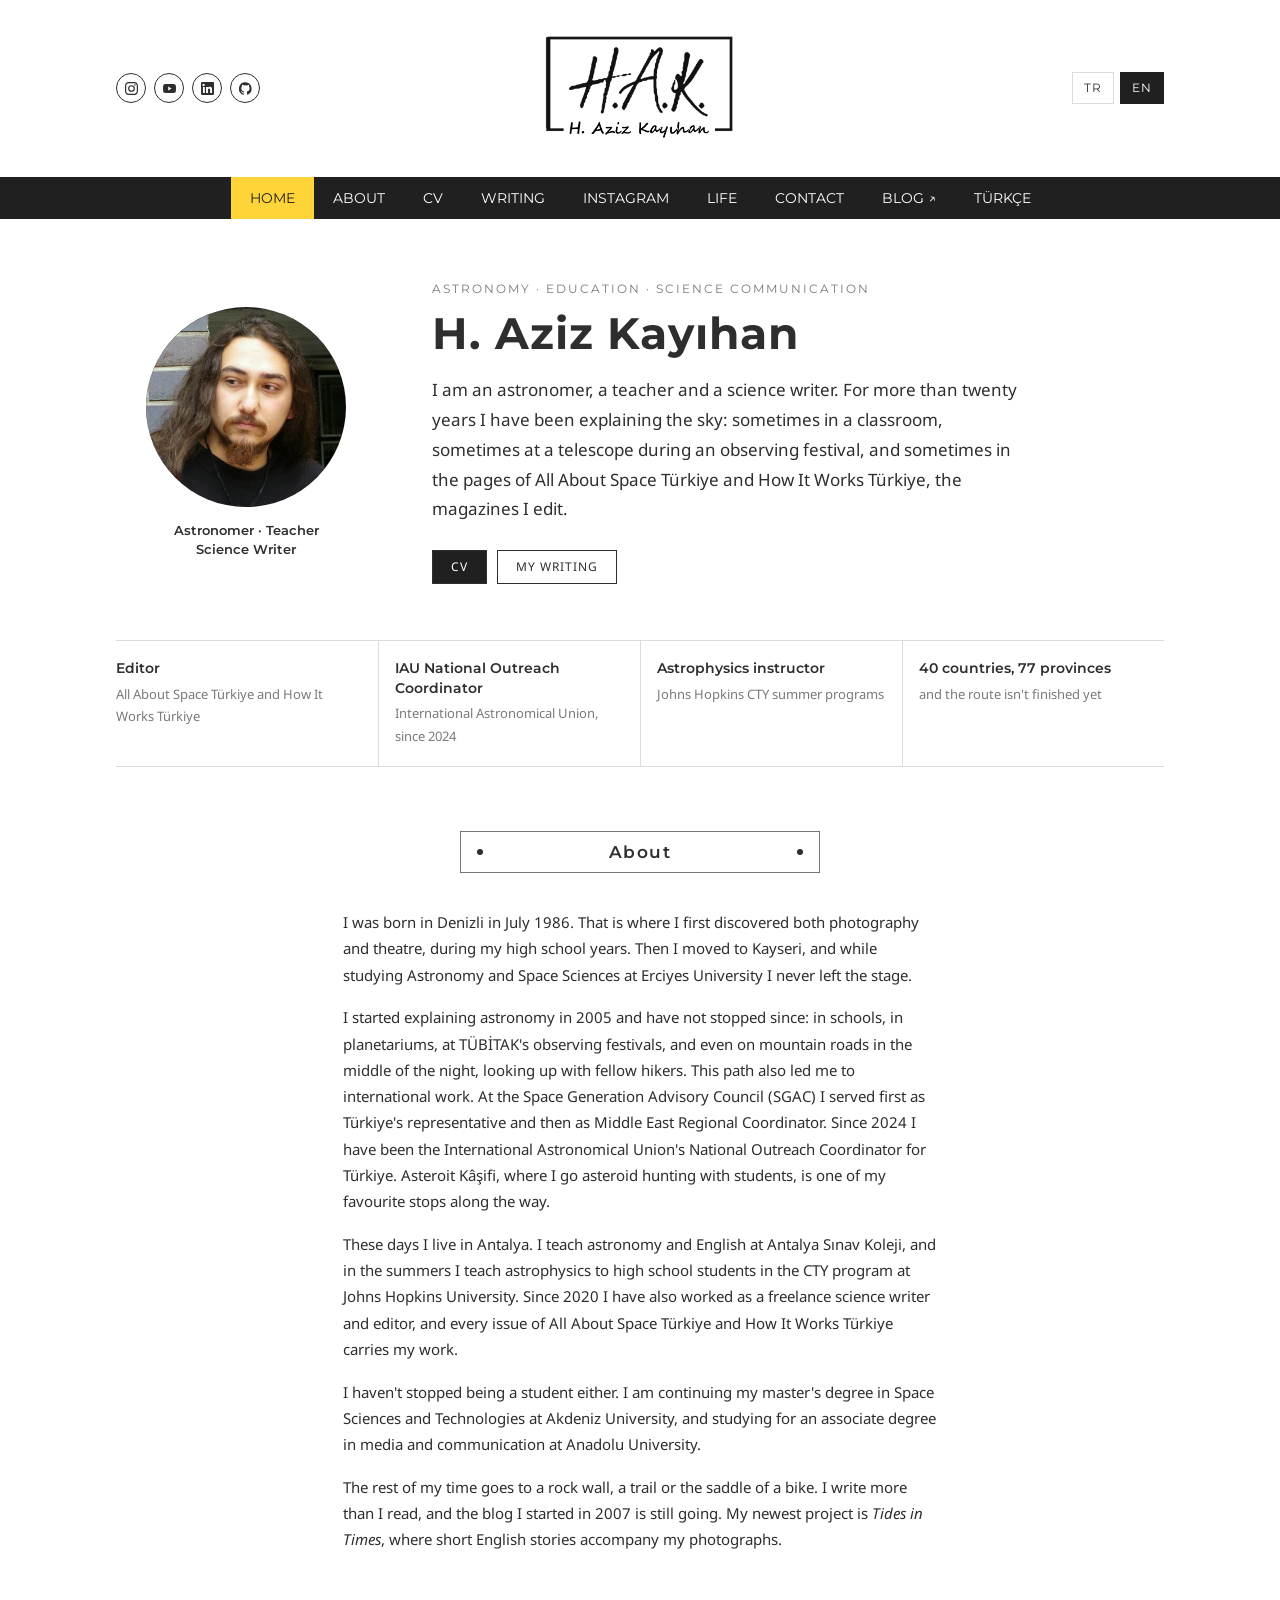
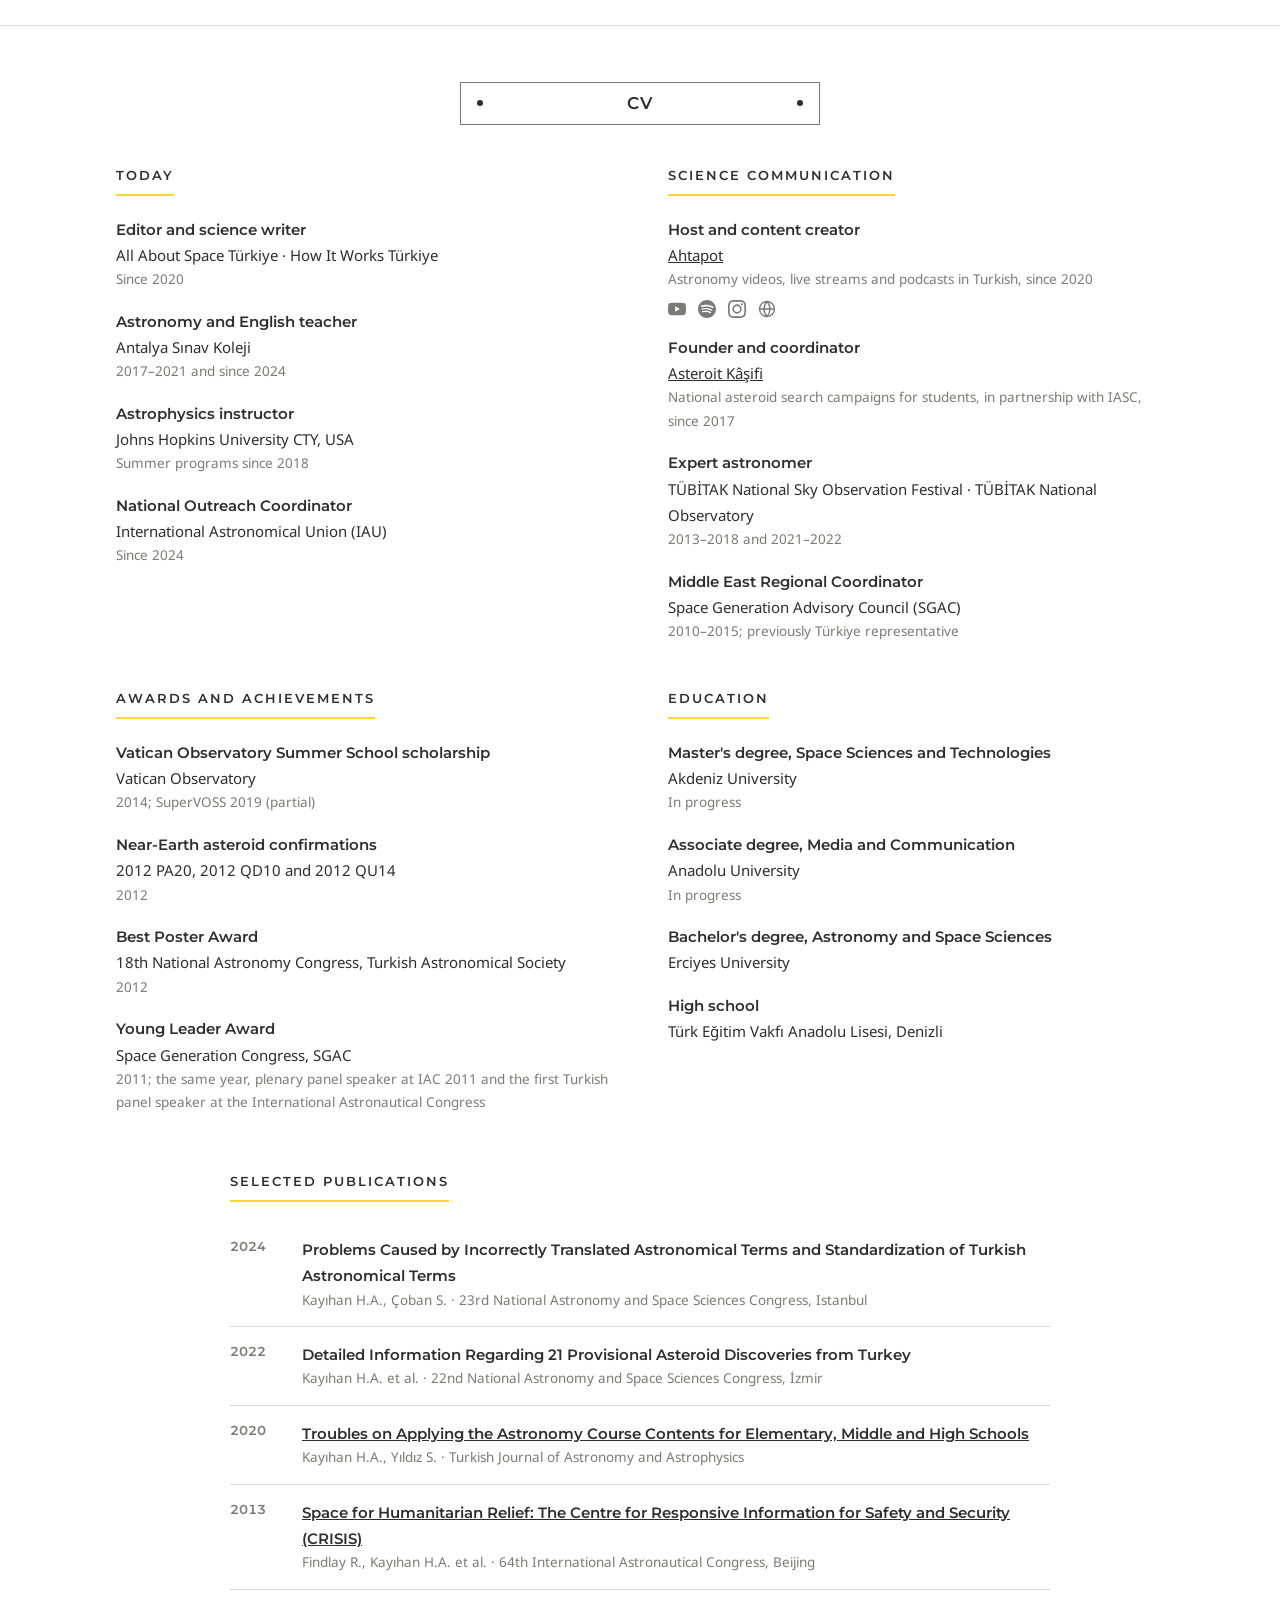
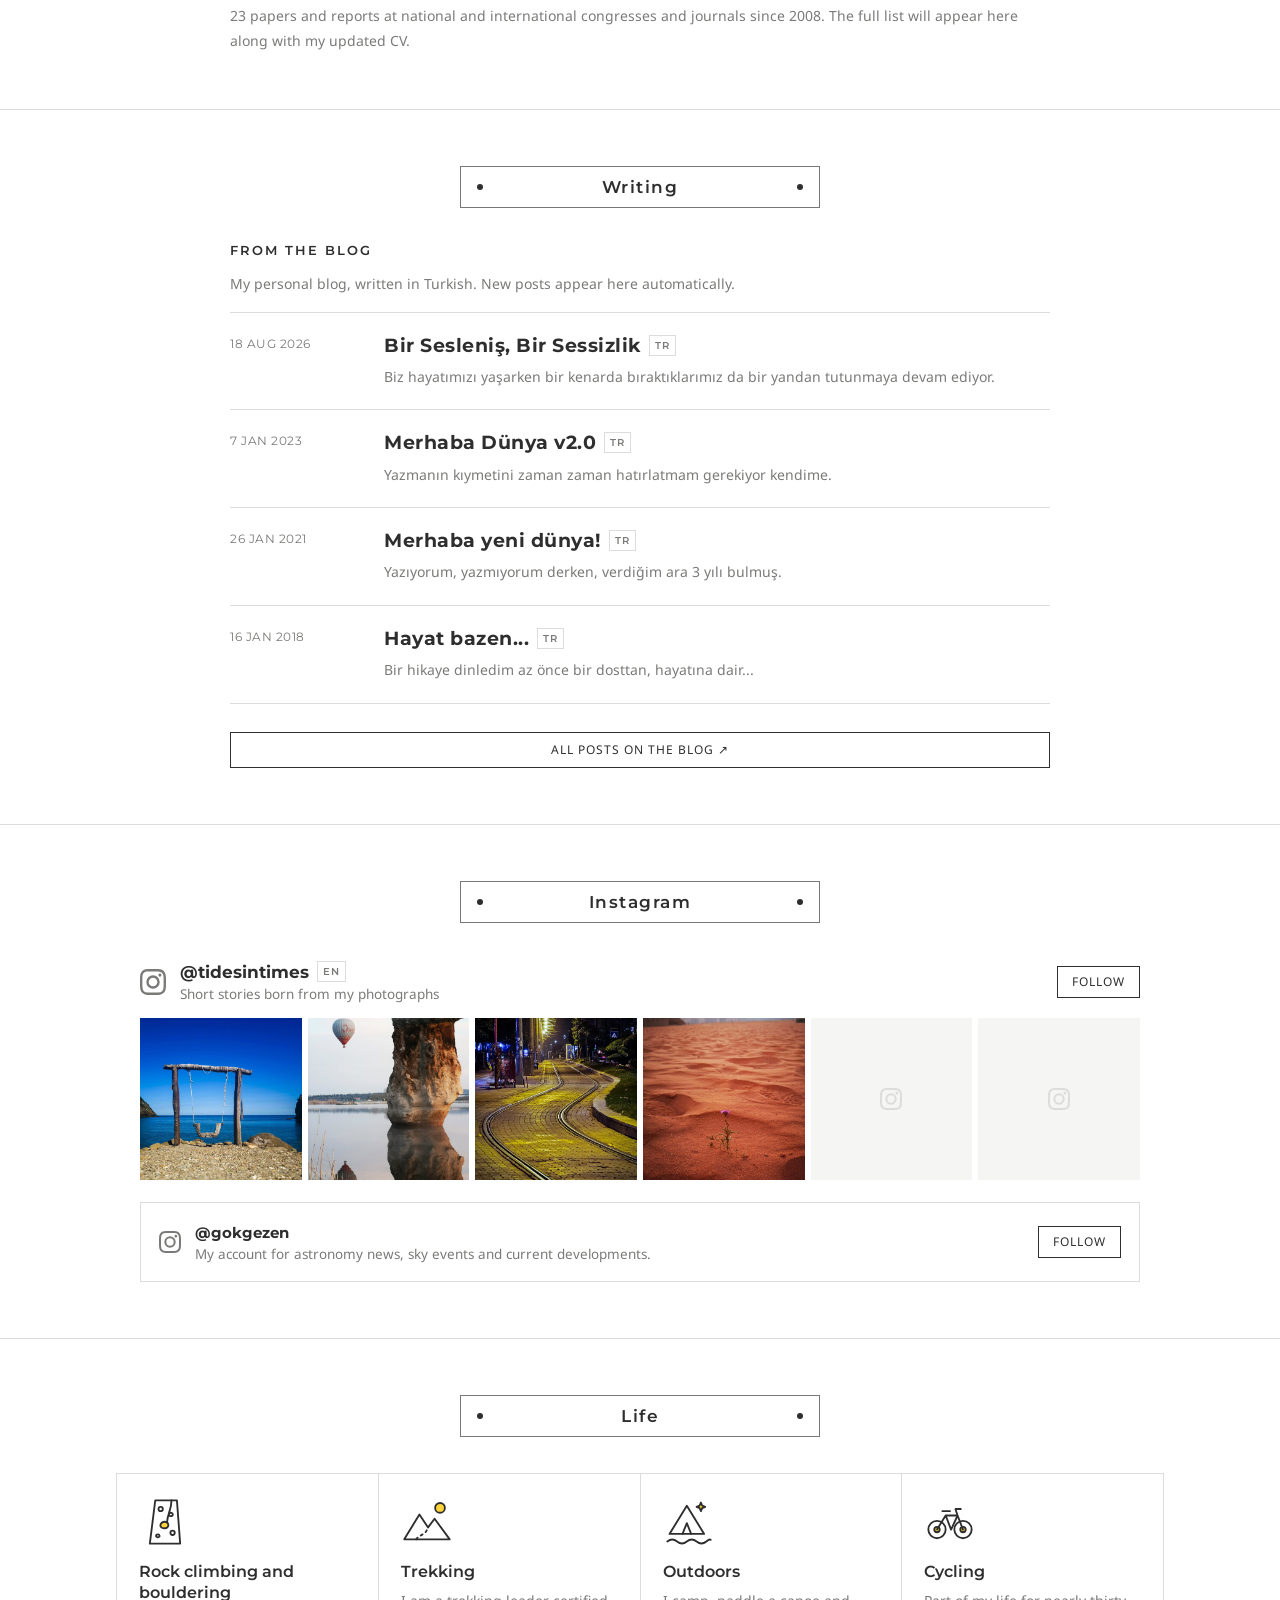
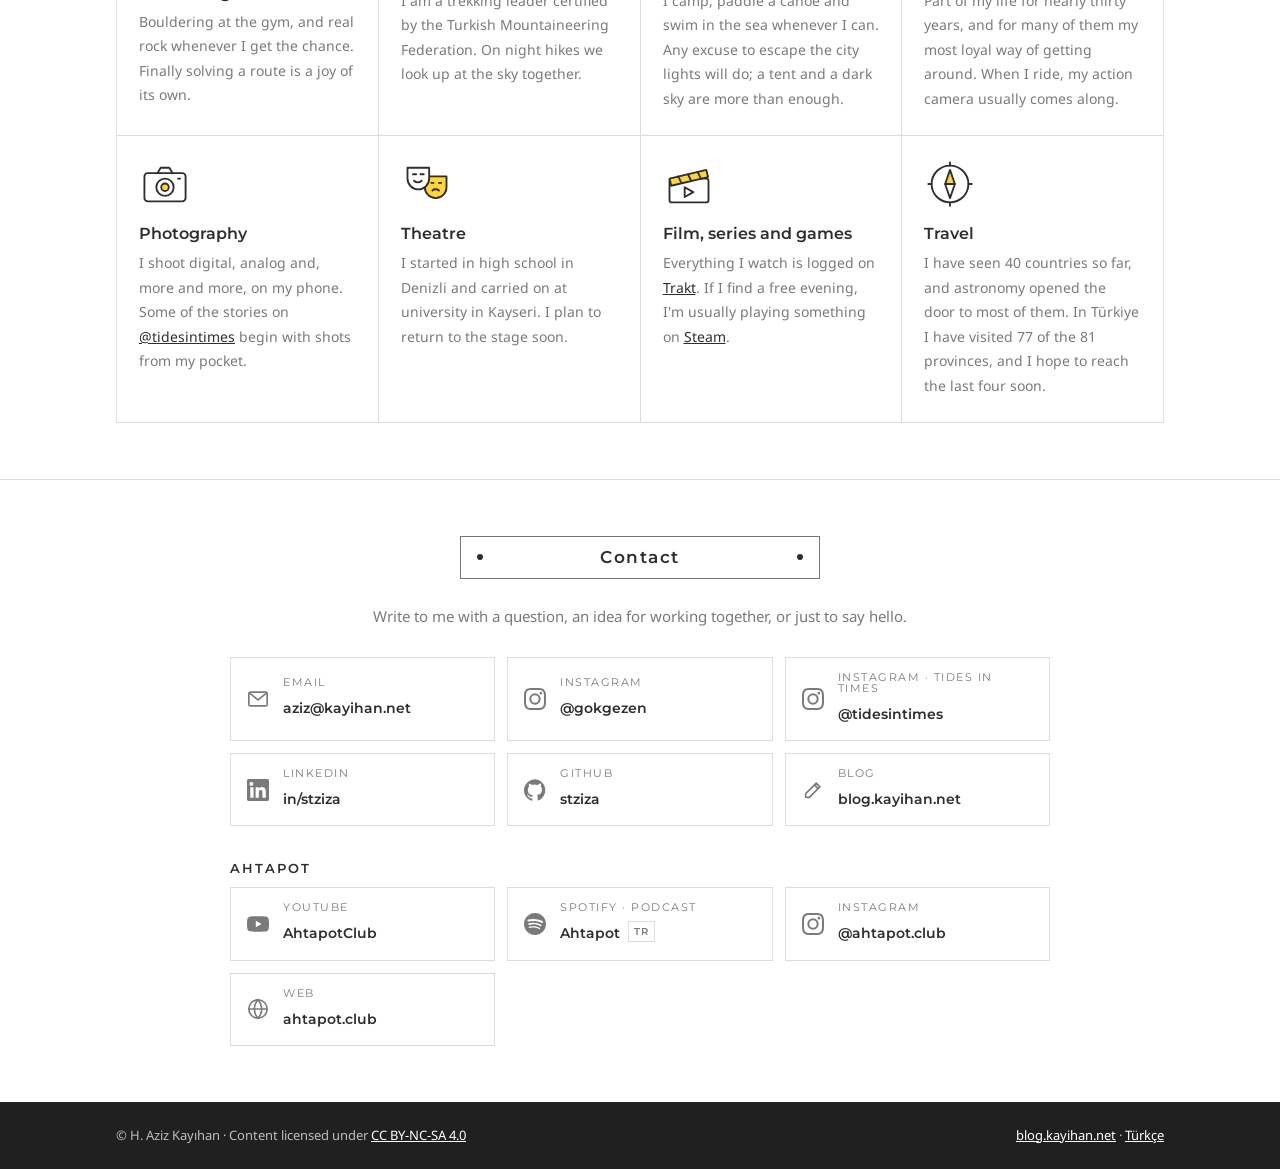
<file: en/index.html>
<!doctype html>
<html lang="en">
<head>
<meta charset="utf-8">
<meta name="viewport" content="width=device-width, initial-scale=1, viewport-fit=cover">
<title>H. Aziz Kayıhan</title>
<meta name="claude:viewport-fit-sides" content="cover">
<meta name="description" content="H. Aziz Kayıhan: astronomer, teacher and science writer. Editor of All About Space Türkiye and How It Works Türkiye.">
<link rel="alternate" hreflang="tr" href="https://kayihan.net/">
<link rel="alternate" hreflang="en" href="https://kayihan.net/en/">
<link rel="alternate" type="application/atom+xml" title="H.A.K. blog" href="http://blog.kayihan.net/feeds/posts/default">
<link rel="preconnect" href="https://fonts.googleapis.com">
<link rel="preconnect" href="https://fonts.gstatic.com" crossorigin>
<link rel="stylesheet" href="https://fonts.googleapis.com/css2?family=Montserrat:wght@300;400;600;700&family=Noto+Sans:ital,wght@0,400;0,700;1,400&display=swap">
<style>
/* Layout: the blog's own frame (white masthead, dark menu bar with a yellow active tab, boxed section titles), no carousel; one centred column with a two-up intro. */
:root{
  --paper:#ffffff;
  --soft:#f5f5f4;
  --ink:#2e2e2e;
  --bar:#202020;
  --muted:#7a7a78;
  --rule:#dcdcda;
  --yellow:#ffd439;
  --todo:#fff3bf;
  --display:"Montserrat", "Helvetica Neue", Arial, sans-serif;
  --body:"Noto Sans", "Droid Sans", "Segoe UI", Arial, sans-serif;
  color-scheme: light;
}
*{box-sizing:border-box}
body{margin:0;background:var(--paper);color:var(--ink);font:15px/1.75 var(--body)}
body::before{content:"";position:fixed;inset:0 0 auto;height:env(safe-area-inset-top,0px);z-index:10;background:var(--paper)}
a{color:inherit}
img{max-width:100%}
.wrap{max-width:1080px;margin:0 auto;padding-left:max(16px,env(safe-area-inset-left,0px));padding-right:max(16px,env(safe-area-inset-right,0px))}
:focus-visible{outline:2px solid var(--yellow);outline-offset:3px}

/* Masthead */
.masthead .wrap{display:grid;grid-template-columns:1fr auto 1fr;align-items:center;padding-block:34px;gap:16px}
.social{display:flex;gap:8px}
.social a{width:30px;height:30px;border:1px solid var(--ink);border-radius:50%;display:grid;place-items:center;text-decoration:none;transition:background .2s,color .2s}
.social a:hover{background:var(--bar);color:var(--paper)}
.social svg{width:13px;height:13px;fill:currentColor}
.logo{display:block;text-decoration:none;justify-self:center}
.logo img{display:block;width:190px;height:auto}
.logo-fallback{display:none;border:2px solid var(--ink);padding:6px 16px 4px;text-align:center}
.logo-fallback b{display:block;font:300 34px/1 var(--display);letter-spacing:4px}
.logo-fallback small{font:400 10px/1.6 var(--display);letter-spacing:.5px}
.langs{justify-self:end;display:flex;gap:6px;font:400 12px/1 var(--display);letter-spacing:1px}
.langs a,.langs span{border:1px solid var(--rule);padding:9px 11px;text-decoration:none}
.langs span{background:var(--bar);color:var(--paper);border-color:var(--bar)}
.langs a:hover{border-color:var(--ink)}

/* Menu bar */
.bar{background:var(--bar);position:sticky;top:env(safe-area-inset-top,0px);z-index:5}
.bar .wrap{display:flex;overflow-x:auto;scrollbar-width:none}
.bar .wrap > a:first-child{margin-left:auto}
.bar .wrap > a:last-child{margin-right:auto}
.bar .wrap::-webkit-scrollbar{display:none}
.bar a{color:#fff;text-decoration:none;font:400 14px/1 var(--display);text-transform:uppercase;padding:14px 19px;white-space:nowrap}
.bar a:hover{color:var(--yellow)}
.bar a.on{background:var(--yellow);color:var(--bar)}

/* Draft note */
.draft{background:var(--soft);border-bottom:1px solid var(--rule);font-size:13px;color:var(--muted)}
.draft .wrap{padding-block:10px}
mark.todo{background:var(--todo);color:var(--ink);padding:0 4px;border-bottom:1px dashed #c9a400}

/* Intro */
.intro .wrap{display:grid;grid-template-columns:260px minmax(0,1fr);gap:56px;align-items:center;padding-block:64px 56px}
.portrait{text-align:center}
.portrait .ph{width:200px;height:200px;border-radius:50%;margin:0 auto 14px;overflow:hidden;background:var(--bar);display:grid;place-items:center}
.portrait .ph img{width:100%;height:100%;object-fit:cover;display:block}
.portrait .ph span{display:none;color:var(--yellow);font:700 44px/1 var(--display);letter-spacing:3px}
.portrait p{margin:0;font:600 13px/1.5 var(--display)}
.eyebrow{font:400 12px/1 var(--display);letter-spacing:2px;text-transform:uppercase;color:var(--muted);margin:0 0 14px}
h1{font:700 44px/1.1 var(--display);letter-spacing:1px;margin:0 0 18px;text-wrap:balance}
.lead{font-size:17px;max-width:60ch;margin:0 0 26px}
.btns{display:flex;flex-wrap:wrap;gap:10px}
.btn{display:inline-block;border:1px solid var(--ink);padding:10px 18px;font:400 12px/1 var(--body);letter-spacing:1px;text-transform:uppercase;text-decoration:none;transition:background .2s,color .2s}
.btn:hover{background:var(--bar);color:var(--paper)}
.btn.solid{background:var(--bar);color:var(--paper)}
.btn.solid:hover{background:var(--yellow);color:var(--bar);border-color:var(--yellow)}
.intro .facts-wrap{display:block;padding-block:0 8px}
.facts{list-style:none;margin:0;padding:0;border-top:1px solid var(--rule);border-bottom:1px solid var(--rule);display:grid;grid-template-columns:repeat(4,minmax(0,1fr))}
.facts li{padding:18px 16px;font-size:13px;color:var(--muted);border-left:1px solid var(--rule)}
.facts li:first-child{border-left:0;padding-left:0}
.facts b{display:block;color:var(--ink);font:600 14px/1.4 var(--display);margin-bottom:4px}

/* Sections */
section.block{padding-block:56px}
section.block + section.block{border-top:1px solid var(--rule)}
.title{display:flex;align-items:center;justify-content:space-between;gap:12px;border:1px solid #777;padding:10px 16px;max-width:360px;margin:0 auto 36px;font:600 17px/1.2 var(--display);letter-spacing:1.5px}
.title::before,.title::after{content:"";width:6px;height:6px;border-radius:50%;background:var(--ink);flex:none}
.title h2{font:inherit;margin:0;text-align:center;flex:1}
.prose{max-width:66ch;margin:0 auto}
.prose p{margin:0 0 1.1em}

/* Work */
.work{display:grid;grid-template-columns:repeat(2,minmax(0,1fr));gap:40px 56px}
.work h3{font:600 13px/1 var(--display);letter-spacing:2px;text-transform:uppercase;margin:0 0 6px;padding-bottom:12px;border-bottom:2px solid var(--yellow);display:inline-block}
.work ul{list-style:none;margin:14px 0 0;padding:0;display:grid;gap:16px}
.work li{min-width:0}
.work .role{font:600 15px/1.4 var(--display)}
.work .org{display:block}
.work .note{display:block;color:var(--muted);font-size:13.5px}
.pubs{margin-top:52px;max-width:820px;margin-left:auto;margin-right:auto}
.pubs h3{font:600 13px/1 var(--display);letter-spacing:2px;text-transform:uppercase;margin:0 0 6px;padding-bottom:12px;border-bottom:2px solid var(--yellow);display:inline-block}
.pubs ol{list-style:none;margin:14px 0 0;padding:0}
.pubs li{display:grid;grid-template-columns:56px minmax(0,1fr);gap:16px;padding:14px 0;border-bottom:1px solid var(--rule)}
.pubs .y{font:600 13px/1.6 var(--display);color:var(--muted);font-variant-numeric:tabular-nums}
.pubs .pt{font:600 15px/1.4 var(--display)}
.pubs .pv{display:block;color:var(--muted);font-size:13.5px}
.pubs a{color:var(--ink)}
.pubs .count{color:var(--muted);font-size:14px;margin:14px 0 0}

/* Writing */
.posts{list-style:none;margin:0;padding:0}
.posts li{display:grid;grid-template-columns:130px minmax(0,1fr);gap:24px;padding:20px 0;border-bottom:1px solid var(--rule)}
.posts li:first-child{border-top:1px solid var(--rule)}
.posts time{font:400 12px/1.8 var(--display);color:var(--muted);letter-spacing:.5px;text-transform:uppercase}
.posts a.t{font:700 19px/1.3 var(--display);letter-spacing:.5px;text-decoration:none}
.posts a.t:hover{text-decoration:underline;text-decoration-color:var(--yellow);text-decoration-thickness:3px}
.posts p{margin:6px 0 0;color:var(--muted);font-size:14px}
.lang{font:600 10px/1 var(--display);letter-spacing:1px;border:1px solid var(--rule);padding:3px 5px;margin-left:8px;vertical-align:3px;color:var(--muted);white-space:nowrap}
.sub{font:600 13px/1 var(--display);letter-spacing:2px;text-transform:uppercase;margin:48px 0 6px}
.subnote{color:var(--muted);font-size:14px;margin:0 0 20px}
.more{display:block;margin-top:28px;border:1px solid var(--ink);padding:11px;text-align:center;font:400 12px/1 var(--body);letter-spacing:1px;text-transform:uppercase;text-decoration:none}
.more:hover{background:var(--bar);color:var(--paper)}

/* Life */
.life{display:grid;grid-template-columns:repeat(4,minmax(0,1fr));border-top:1px solid var(--rule);border-left:1px solid var(--rule)}
.life div{padding:22px 22px 24px;border-right:1px solid var(--rule);border-bottom:1px solid var(--rule);min-width:0}
.life h3{margin:0 0 6px;font:600 16px/1.3 var(--display)}
.life .ic{width:52px;height:52px;display:block;margin-bottom:14px;fill:none;stroke:var(--ink);stroke-width:1.7;stroke-linecap:round;stroke-linejoin:round}
.life .ic .y{fill:var(--yellow)}
.life .ic .p{fill:var(--paper)}
.life div:hover .ic{transform:rotate(-4deg)}
.life .ic{transition:transform .25s}
.life p{margin:0;font-size:14px;color:var(--muted)}
.life a{color:var(--ink)}

/* Contact */
.contact-lead{text-align:center;margin:-12px auto 28px;max-width:60ch;color:var(--muted)}
.contact-sub{max-width:820px;margin:36px auto 12px;font:600 13px/1 var(--display);letter-spacing:2px;text-transform:uppercase}
.contact{display:grid;grid-template-columns:repeat(auto-fit,minmax(220px,1fr));gap:12px;max-width:820px;margin:0 auto}
.contact > a,.contact > div{display:flex;align-items:center;gap:14px;border:1px solid var(--rule);padding:14px 16px;text-decoration:none;min-width:0}
.contact > a:hover{border-color:var(--ink)}
.contact > a:hover svg{color:var(--ink)}
.contact svg{width:22px;height:22px;flex:none;color:var(--muted);transition:color .2s}
.contact span{min-width:0;overflow-wrap:anywhere}
.contact small{display:block;font:400 11px/1 var(--display);letter-spacing:1.5px;text-transform:uppercase;color:var(--muted);margin-bottom:6px}
.contact b{font:600 14px/1.3 var(--display)}
.work .icons{display:flex;gap:12px;margin-top:8px}
.work .icons a{color:var(--muted);display:inline-flex}
.work .icons a:hover{color:var(--ink)}
.work .icons svg{width:18px;height:18px}
.subnote a{color:var(--ink)}
/* Instagram */
.igs{max-width:1000px;margin:0 auto;display:grid;gap:22px}
.ig{min-width:0}
.ig-head{display:flex;align-items:center;gap:14px;margin-bottom:14px}
.ig-head > svg{width:26px;height:26px;flex:none;color:var(--muted)}
.ig-head > div{flex:1;min-width:0}
.ig-head .h{font:700 17px/1.3 var(--display);text-decoration:none}
.ig-head .h:hover{text-decoration:underline;text-decoration-color:var(--yellow);text-decoration-thickness:3px}
.ig-head small{display:block;color:var(--muted);font-size:13.5px;line-height:1.4}
.ig-head .btn{padding:9px 14px;flex:none}
.ig-grid{display:grid;grid-template-columns:repeat(6,minmax(0,1fr));gap:6px}
.ig-also{display:flex;align-items:center;gap:14px;border:1px solid var(--rule);padding:16px 18px}
.ig-also > svg{width:22px;height:22px;flex:none;color:var(--muted)}
.ig-also > div{flex:1;min-width:0}
.ig-also .h{font:700 15px/1.3 var(--display);text-decoration:none}
.ig-also .h:hover{text-decoration:underline;text-decoration-color:var(--yellow);text-decoration-thickness:3px}
.ig-also small{display:block;color:var(--muted);font-size:13.5px;line-height:1.45}
.ig-also .btn{padding:9px 14px;flex:none}
.tile{position:relative;aspect-ratio:1;max-width:100%;background:var(--soft);display:grid;place-items:center;color:var(--rule);overflow:hidden;transition:background .2s,color .2s}
.tile svg{width:22px;height:22px}
.tile:hover{background:var(--bar);color:var(--yellow)}
.tile img{position:absolute;inset:0;width:100%;height:100%;object-fit:cover;transition:transform .4s,opacity .2s}
.tile.has-img:hover img{transform:scale(1.04);opacity:.85}
@media (max-width:820px){ .ig-grid{grid-template-columns:repeat(3,minmax(0,1fr))} }
@media (max-width:560px){ .ig-head,.ig-also{flex-wrap:wrap} }

footer{background:var(--bar);color:#bdbdbd;font-size:13px}
footer .wrap{display:flex;flex-wrap:wrap;justify-content:space-between;gap:8px 24px;padding-block:22px}
footer a{color:#fff}

@media (max-width:820px){
  .intro .wrap{grid-template-columns:1fr;gap:28px;padding-block:44px}
  .facts{grid-template-columns:repeat(2,minmax(0,1fr))}
  .facts li:nth-child(3){border-left:0;padding-left:0}
  .work{grid-template-columns:1fr}
  .life{grid-template-columns:repeat(2,minmax(0,1fr))}
  h1{font-size:34px}
}
@media (max-width:560px){
  .masthead .wrap{grid-template-columns:1fr;justify-items:center;padding-block:24px}
  .langs{justify-self:center}
  .bar .wrap{justify-content:flex-start}
  .bar a{padding:13px 14px;font-size:13px}
  .posts li{grid-template-columns:1fr;gap:4px}
  .life{grid-template-columns:1fr}
  .facts{grid-template-columns:1fr}
  .facts li{border-left:0;padding-left:0;border-top:1px solid var(--rule)}
  .facts li:first-child{border-top:0}
}
@media (prefers-reduced-motion:reduce){*{transition:none!important;scroll-behavior:auto!important}}
html{scroll-behavior:smooth}
section[id]{scroll-margin-top:60px}
</style>
</head>
<body>
<svg width="0" height="0" style="position:absolute" aria-hidden="true">
  <symbol id="i-instagram" viewBox="0 0 24 24"><path fill="currentColor" d="M12 2.2c3.2 0 3.6 0 4.8.1 3.3.1 4.8 1.7 4.9 4.9.1 1.3.1 1.6.1 4.8s0 3.6-.1 4.8c-.1 3.2-1.7 4.8-4.9 4.9-1.3.1-1.6.1-4.8.1s-3.6 0-4.8-.1c-3.3-.1-4.8-1.7-4.9-4.9C2.2 15.6 2.2 15.2 2.2 12s0-3.6.1-4.8C2.4 3.9 3.9 2.4 7.2 2.3 8.4 2.2 8.8 2.2 12 2.2zM12 0C8.7 0 8.3 0 7.1.1 2.7.3.3 2.7.1 7.1 0 8.3 0 8.7 0 12s0 3.7.1 4.9c.2 4.4 2.6 6.8 7 7 1.2.1 1.6.1 4.9.1s3.7 0 4.9-.1c4.4-.2 6.8-2.6 7-7 .1-1.2.1-1.6.1-4.9s0-3.7-.1-4.9c-.2-4.4-2.6-6.8-7-7C15.7 0 15.3 0 12 0zm0 5.8a6.2 6.2 0 1 0 0 12.4 6.2 6.2 0 0 0 0-12.4zM12 16a4 4 0 1 1 0-8 4 4 0 0 1 0 8zm6.4-11.8a1.4 1.4 0 1 0 0 2.9 1.4 1.4 0 0 0 0-2.9z"/></symbol>
  <symbol id="i-youtube" viewBox="0 0 24 24"><path fill="currentColor" d="M23.5 6.2a3 3 0 0 0-2.1-2.1C19.5 3.6 12 3.6 12 3.6s-7.5 0-9.4.5A3 3 0 0 0 .5 6.2 31 31 0 0 0 0 12a31 31 0 0 0 .5 5.8 3 3 0 0 0 2.1 2.1c1.9.5 9.4.5 9.4.5s7.5 0 9.4-.5a3 3 0 0 0 2.1-2.1A31 31 0 0 0 24 12a31 31 0 0 0-.5-5.8zM9.6 15.6V8.4l6.2 3.6-6.2 3.6z"/></symbol>
  <symbol id="i-spotify" viewBox="0 0 24 24"><path fill="currentColor" d="M12 0C5.4 0 0 5.4 0 12s5.4 12 12 12 12-5.4 12-12S18.66 0 12 0zm5.52 17.34c-.24.36-.66.48-1.02.24-2.82-1.74-6.36-2.1-10.56-1.14-.42.12-.78-.18-.9-.54-.12-.42.18-.78.54-.9 4.56-1.02 8.52-.6 11.64 1.32.42.18.48.66.3 1.02zm1.44-3.3c-.3.42-.84.6-1.26.3-3.24-1.98-8.16-2.58-11.94-1.38-.48.12-1.02-.12-1.14-.6-.12-.48.12-1.02.6-1.14C9.6 9.9 15 10.56 18.72 12.84c.36.18.54.78.24 1.2zm.12-3.36C15.24 8.4 8.82 8.16 5.16 9.3c-.6.18-1.2-.18-1.38-.72-.18-.6.18-1.2.72-1.38 4.26-1.26 11.28-1.02 15.72 1.62.54.3.72 1.02.42 1.56-.3.42-1.02.6-1.56.3z"/></symbol>
  <symbol id="i-linkedin" viewBox="0 0 24 24"><path fill="currentColor" d="M20.4 20.5h-3.6v-5.6c0-1.3 0-3-1.8-3s-2.1 1.4-2.1 2.9v5.7H9.4V9h3.4v1.6c.5-.9 1.6-1.8 3.4-1.8 3.6 0 4.3 2.4 4.3 5.5v6.2zM5.3 7.4a2.1 2.1 0 1 1 0-4.1 2.1 2.1 0 0 1 0 4.1zM7.1 20.5H3.6V9h3.5v11.5zM22.2 0H1.8C.8 0 0 .8 0 1.7v20.6c0 .9.8 1.7 1.8 1.7h20.4c1 0 1.8-.8 1.8-1.7V1.7C24 .8 23.2 0 22.2 0z"/></symbol>
  <symbol id="i-github" viewBox="0 0 24 24"><path fill="currentColor" d="M12 .3a12 12 0 0 0-3.8 23.4c.6.1.8-.3.8-.6v-2c-3.3.7-4-1.6-4-1.6-.6-1.4-1.4-1.8-1.4-1.8-1-.7.1-.7.1-.7 1.2.1 1.8 1.2 1.8 1.2 1.1 1.8 2.8 1.3 3.5 1 0-.8.4-1.3.7-1.6-2.7-.3-5.5-1.3-5.5-5.9 0-1.3.5-2.4 1.2-3.2 0-.3-.5-1.5.2-3.2 0 0 1-.3 3.3 1.2a11.5 11.5 0 0 1 6 0C17.3 4.7 18.3 5 18.3 5c.7 1.7.2 2.9.1 3.2.8.8 1.2 1.9 1.2 3.2 0 4.6-2.8 5.6-5.5 5.9.4.4.8 1.1.8 2.2v3.3c0 .3.2.7.8.6A12 12 0 0 0 12 .3"/></symbol>
  <symbol id="i-mail" viewBox="0 0 24 24"><g fill="none" stroke="currentColor" stroke-width="1.8" stroke-linejoin="round"><rect x="2" y="4.5" width="20" height="15" rx="1.5"/><path d="M2.8 5.5 12 13l9.2-7.5"/></g></symbol>
  <symbol id="i-web" viewBox="0 0 24 24"><g fill="none" stroke="currentColor" stroke-width="1.8"><circle cx="12" cy="12" r="10"/><path d="M2 12h20M12 2c2.8 3 4 6.4 4 10s-1.2 7-4 10c-2.8-3-4-6.4-4-10s1.2-7 4-10z"/></g></symbol>
  <symbol id="i-pen" viewBox="0 0 24 24"><g fill="none" stroke="currentColor" stroke-width="1.8" stroke-linejoin="round"><path d="M15.5 4.5l4 4L8 20H4v-4L15.5 4.5z"/><path d="M13.5 6.5l4 4"/></g></symbol>
</svg>
<div lang="en">

<header class="masthead">
  <div class="wrap">
    <nav class="social" aria-label="Social media">
      <a href="https://www.instagram.com/gokgezen/" aria-label="Instagram" target="_blank" rel="noopener"><svg><use href="#i-instagram"/></svg></a>
      <a href="https://www.youtube.com/@AhtapotClub" aria-label="YouTube" target="_blank" rel="noopener"><svg><use href="#i-youtube"/></svg></a>
      <a href="https://www.linkedin.com/in/stziza/" aria-label="LinkedIn" target="_blank" rel="noopener"><svg><use href="#i-linkedin"/></svg></a>
      <a href="https://github.com/stziza" aria-label="GitHub" target="_blank" rel="noopener"><svg><use href="#i-github"/></svg></a>
    </nav>
    <a class="logo" href="#top" aria-label="H.A.K. home">
      <img src="../img/hak-logo.png" alt="H.A.K. · H. Aziz Kayıhan" width="190" height="109" onerror="this.style.display='none';this.nextElementSibling.style.display='block'">
      <span class="logo-fallback"><b>H.A.K.</b><small>H. Aziz Kayıhan</small></span>
    </a>
    <div class="langs" aria-label="Language">
      <a href="../" hreflang="tr" lang="tr">TR</a>
      <span aria-current="true">EN</span>
    </div>
  </div>
</header>

<nav class="bar" aria-label="Sections">
  <div class="wrap">
    <a href="#top" class="on" data-spy="top">Home</a>
    <a href="#about" data-spy="about">About</a>
    <a href="#cv" data-spy="cv">CV</a>
    <a href="#writing" data-spy="writing">Writing</a>
    <a href="#instagram" data-spy="instagram">Instagram</a>
    <a href="#life" data-spy="life">Life</a>
    <a href="#contact" data-spy="contact">Contact</a>
    <a href="http://blog.kayihan.net/" target="_blank" rel="noopener">Blog ↗</a>
    <a href="../" hreflang="tr" lang="tr">Türkçe</a>
  </div>
</nav>


<main id="top">
  <section class="intro" aria-label="Introduction">
    <div class="wrap">
      <div class="portrait">
        <div class="ph">
          <img src="../img/portre.jpg" alt="H. Aziz Kayıhan" width="200" height="200" onerror="this.style.display='none';this.nextElementSibling.style.display='block'">
          <span>HAK</span>
        </div>
        <p>Astronomer · Teacher<br>Science Writer</p>
      </div>
      <div>
        <p class="eyebrow">Astronomy · Education · Science communication</p>
        <h1>H. Aziz Kayıhan</h1>
        <p class="lead">I am an astronomer, a teacher and a science writer. For more than twenty years I have been explaining the sky: sometimes in a classroom, sometimes at a telescope during an observing festival, and sometimes in the pages of All About Space Türkiye and How It Works Türkiye, the magazines I edit.</p>
        <div class="btns">
          <a class="btn solid" href="#cv">CV</a>
          <a class="btn" href="#writing">My writing</a>
        </div>
      </div>
    </div>
    <div class="wrap facts-wrap">
      <ul class="facts">
        <li><b>Editor</b>All About Space Türkiye and How It Works Türkiye</li>
        <li><b>IAU National Outreach Coordinator</b>International Astronomical Union, since 2024</li>
        <li><b>Astrophysics instructor</b>Johns Hopkins CTY summer programs</li>
        <li><b>40 countries, 77 provinces</b>and the route isn't finished yet</li>
      </ul>
    </div>
  </section>

  <section class="block" id="about">
    <div class="wrap">
      <div class="title"><h2>About</h2></div>
      <div class="prose">
        <p>I was born in Denizli in July 1986. That is where I first discovered both photography and theatre, during my high school years. Then I moved to Kayseri, and while studying Astronomy and Space Sciences at Erciyes University I never left the stage.</p>
        <p>I started explaining astronomy in 2005 and have not stopped since: in schools, in planetariums, at TÜBİTAK's observing festivals, and even on mountain roads in the middle of the night, looking up with fellow hikers. This path also led me to international work. At the Space Generation Advisory Council (SGAC) I served first as Türkiye's representative and then as Middle East Regional Coordinator. Since 2024 I have been the International Astronomical Union's National Outreach Coordinator for Türkiye. Asteroit Kâşifi, where I go asteroid hunting with students, is one of my favourite stops along the way.</p>
        <p>These days I live in Antalya. I teach astronomy and English at Antalya Sınav Koleji, and in the summers I teach astrophysics to high school students in the CTY program at Johns Hopkins University. Since 2020 I have also worked as a freelance science writer and editor, and every issue of All About Space Türkiye and How It Works Türkiye carries my work.</p>
        <p>I haven't stopped being a student either. I am continuing my master's degree in Space Sciences and Technologies at Akdeniz University, and studying for an associate degree in media and communication at Anadolu University.</p>
        <p>The rest of my time goes to a rock wall, a trail or the saddle of a bike. I write more than I read, and the blog I started in 2007 is still going. My newest project is <em>Tides in Times</em>, where short English stories accompany my photographs.</p>
      </div>
    </div>
  </section>

  <section class="block" id="cv">
    <div class="wrap">
      <div class="title"><h2>CV</h2></div>
      <div class="work">
        <div>
          <h3>Today</h3>
          <ul>
            <li><span class="role">Editor and science writer</span><span class="org">All About Space Türkiye · How It Works Türkiye</span><span class="note">Since 2020</span></li>
            <li><span class="role">Astronomy and English teacher</span><span class="org">Antalya Sınav Koleji</span><span class="note">2017–2021 and since 2024</span></li>
            <li><span class="role">Astrophysics instructor</span><span class="org">Johns Hopkins University CTY, USA</span><span class="note">Summer programs since 2018</span></li>
            <li><span class="role">National Outreach Coordinator</span><span class="org">International Astronomical Union (IAU)</span><span class="note">Since 2024</span></li>
          </ul>
        </div>
        <div>
          <h3>Science communication</h3>
          <ul>
            <li><span class="role">Host and content creator</span><span class="org"><a href="https://www.ahtapot.club/" target="_blank" rel="noopener">Ahtapot</a></span><span class="note">Astronomy videos, live streams and podcasts in Turkish, since 2020</span>
              <span class="icons">
                <a href="https://www.youtube.com/@AhtapotClub" aria-label="Ahtapot YouTube" target="_blank" rel="noopener"><svg><use href="#i-youtube"/></svg></a>
                <a href="https://open.spotify.com/show/0G1cSHroA2aiNYug60f56q" aria-label="Ahtapot Spotify" target="_blank" rel="noopener"><svg><use href="#i-spotify"/></svg></a>
                <a href="https://www.instagram.com/ahtapot.club/" aria-label="Ahtapot Instagram" target="_blank" rel="noopener"><svg><use href="#i-instagram"/></svg></a>
                <a href="https://www.ahtapot.club/" aria-label="ahtapot.club" target="_blank" rel="noopener"><svg><use href="#i-web"/></svg></a>
              </span>
            </li>
            <li><span class="role">Founder and coordinator</span><span class="org"><a href="https://asteroidkasifi.com/" target="_blank" rel="noopener">Asteroit Kâşifi</a></span><span class="note">National asteroid search campaigns for students, in partnership with IASC, since 2017</span></li>
            <li><span class="role">Expert astronomer</span><span class="org">TÜBİTAK National Sky Observation Festival · TÜBİTAK National Observatory</span><span class="note">2013–2018 and 2021–2022</span></li>
            <li><span class="role">Middle East Regional Coordinator</span><span class="org">Space Generation Advisory Council (SGAC)</span><span class="note">2010–2015; previously Türkiye representative</span></li>
          </ul>
        </div>
        <div>
          <h3>Awards and achievements</h3>
          <ul>
            <li><span class="role">Vatican Observatory Summer School scholarship</span><span class="org">Vatican Observatory</span><span class="note">2014; SuperVOSS 2019 (partial)</span></li>
            <li><span class="role">Near-Earth asteroid confirmations</span><span class="org">2012 PA20, 2012 QD10 and 2012 QU14</span><span class="note">2012</span></li>
            <li><span class="role">Best Poster Award</span><span class="org">18th National Astronomy Congress, Turkish Astronomical Society</span><span class="note">2012</span></li>
            <li><span class="role">Young Leader Award</span><span class="org">Space Generation Congress, SGAC</span><span class="note">2011; the same year, plenary panel speaker at IAC 2011 and the first Turkish panel speaker at the International Astronautical Congress</span></li>
          </ul>
        </div>
        <div>
          <h3>Education</h3>
          <ul>
            <li><span class="role">Master's degree, Space Sciences and Technologies</span><span class="org">Akdeniz University</span><span class="note">In progress</span></li>
            <li><span class="role">Associate degree, Media and Communication</span><span class="org">Anadolu University</span><span class="note">In progress</span></li>
            <li><span class="role">Bachelor's degree, Astronomy and Space Sciences</span><span class="org">Erciyes University</span></li>
            <li><span class="role">High school</span><span class="org">Türk Eğitim Vakfı Anadolu Lisesi, Denizli</span></li>
          </ul>
        </div>
      </div>

      <div class="pubs">
        <h3>Selected publications</h3>
        <ol>
          <li><span class="y">2024</span><div><span class="pt">Problems Caused by Incorrectly Translated Astronomical Terms and Standardization of Turkish Astronomical Terms</span><span class="pv">Kayıhan H.A., Çoban S. · 23rd National Astronomy and Space Sciences Congress, Istanbul</span></div></li>
          <li><span class="y">2022</span><div><span class="pt">Detailed Information Regarding 21 Provisional Asteroid Discoveries from Turkey</span><span class="pv">Kayıhan H.A. et al. · 22nd National Astronomy and Space Sciences Congress, İzmir</span></div></li>
          <li><span class="y">2020</span><div><span class="pt"><a href="https://dergipark.org.tr/en/pub/tjaa/issue/52859/830534" target="_blank" rel="noopener">Troubles on Applying the Astronomy Course Contents for Elementary, Middle and High Schools</a></span><span class="pv">Kayıhan H.A., Yıldız S. · Turkish Journal of Astronomy and Astrophysics</span></div></li>
          <li><span class="y">2013</span><div><span class="pt"><a href="https://f001.backblazeb2.com/file/astronomgunlugu/CV/2013_IAC2013_SGC_SocietyPaper.pdf" target="_blank" rel="noopener">Space for Humanitarian Relief: The Centre for Responsive Information for Safety and Security (CRISIS)</a></span><span class="pv">Findlay R., Kayıhan H.A. et al. · 64th International Astronautical Congress, Beijing</span></div></li>
        </ol>
        <p class="count">23 papers and reports at national and international congresses and journals since 2008. The full list will appear here along with my updated CV.</p>
      </div>
    </div>
  </section>

  <section class="block" id="writing">
    <div class="wrap">
      <div class="title"><h2>Writing</h2></div>
      <div class="prose" style="max-width:820px">
        <p class="sub" style="margin-top:0">From the blog</p>
        <p class="subnote">My personal blog, written in Turkish. New posts appear here automatically.</p>
        <ul class="posts" id="posts"></ul>
        <a class="more" href="http://blog.kayihan.net/" target="_blank" rel="noopener">All posts on the blog ↗</a>

      </div>
    </div>
  </section>

  <section class="block" id="instagram">
    <div class="wrap">
      <div class="title"><h2>Instagram</h2></div>
      <!-- data/instagram.json and img/ig/ are updated daily from Behold by .github/workflows/instagram.yml. -->
      <div class="igs">
      <div class="ig" data-feed="../data/instagram.json">
        <div class="ig-head"><svg><use href="#i-instagram"/></svg><div><a class="h" href="https://www.instagram.com/tidesintimes/" target="_blank" rel="noopener">@tidesintimes</a><span class="lang">EN</span><small>Short stories born from my photographs</small></div><a class="btn" href="https://www.instagram.com/tidesintimes/" target="_blank" rel="noopener">Follow</a></div>
        <div class="ig-grid"><a class="tile" href="https://www.instagram.com/tidesintimes/" target="_blank" rel="noopener" aria-label="@tidesintimes on Instagram"><svg><use href="#i-instagram"/></svg></a><a class="tile" href="https://www.instagram.com/tidesintimes/" target="_blank" rel="noopener" aria-label="@tidesintimes on Instagram"><svg><use href="#i-instagram"/></svg></a><a class="tile" href="https://www.instagram.com/tidesintimes/" target="_blank" rel="noopener" aria-label="@tidesintimes on Instagram"><svg><use href="#i-instagram"/></svg></a><a class="tile" href="https://www.instagram.com/tidesintimes/" target="_blank" rel="noopener" aria-label="@tidesintimes on Instagram"><svg><use href="#i-instagram"/></svg></a><a class="tile" href="https://www.instagram.com/tidesintimes/" target="_blank" rel="noopener" aria-label="@tidesintimes on Instagram"><svg><use href="#i-instagram"/></svg></a><a class="tile" href="https://www.instagram.com/tidesintimes/" target="_blank" rel="noopener" aria-label="@tidesintimes on Instagram"><svg><use href="#i-instagram"/></svg></a></div>
      </div>
      <div class="ig-also">
        <svg><use href="#i-instagram"/></svg>
        <div><a class="h" href="https://www.instagram.com/gokgezen/" target="_blank" rel="noopener">@gokgezen</a><small>My account for astronomy news, sky events and current developments.</small></div>
        <a class="btn" href="https://www.instagram.com/gokgezen/" target="_blank" rel="noopener">Follow</a>
      </div>
      </div>
    </div>
  </section>

  <section class="block" id="life">
    <div class="wrap">
      <div class="title"><h2>Life</h2></div>
      <div class="life">
        <div><svg class="ic" viewBox="0 0 48 48" aria-hidden="true"><path class="p" d="M10 44 15 4h20l3 40z"/><path d="M30 4c0 9-4 13-4 20"/><path class="y" d="M20 26c1.5-3 6-3 7 0 .8 2.4-1.5 4-3.6 3.8-2.6-.2-4.4-1.6-3.4-3.8z"/><circle cx="20" cy="12" r="2"/><path d="M28 16c1.2-1 3-.6 3.2.9.2 1.3-1.4 2-2.5 1.6-1-.4-1.4-1.6-.7-2.5z"/><circle cx="31" cy="34" r="2"/><path d="M16 36c1-1 2.8-.8 3 .6.2 1.2-1.2 1.8-2.2 1.4-.9-.3-1.3-1.2-.8-2z"/></svg><h3>Rock climbing and bouldering</h3><p>Bouldering at the gym, and real rock whenever I get the chance. Finally solving a route is a joy of its own.</p></div>
        <div><svg class="ic" viewBox="0 0 48 48" aria-hidden="true"><circle class="y" cx="36" cy="11" r="4.5"/><path d="M3 40 17 17l8 12 6-8 14 19z"/><path d="M14 40c3-4 9-5 10-9" stroke-dasharray="2 3.5"/></svg><h3>Trekking</h3><p>I am a trekking leader certified by the Turkish Mountaineering Federation. On night hikes we look up at the sky together.</p></div>
        <div><svg class="ic" viewBox="0 0 48 48" aria-hidden="true"><path class="y" d="M35 6l1.2 2.8L39 10l-2.8 1.2L35 14l-1.2-2.8L31 10l2.8-1.2z"/><path d="M6 35 22 9l16 26z"/><path d="M18 35l4-10 4 10"/><path d="M4 42c3-2.5 6-2.5 9 0s6 2.5 9 0 6-2.5 9 0 6 2.5 9 0 4-1.6 4-1.6"/></svg><h3>Outdoors</h3><p>I camp, paddle a canoe and swim in the sea whenever I can. Any excuse to escape the city lights will do; a tent and a dark sky are more than enough.</p></div>
        <div><svg class="ic" viewBox="0 0 48 48" aria-hidden="true"><circle cx="12" cy="31" r="8"/><circle cx="36" cy="31" r="8"/><circle class="y" cx="12" cy="31" r="2.5"/><circle class="y" cx="36" cy="31" r="2.5"/><path d="M12 31l8-13h11l5 13M20 18l5 13 6-13M17 14h7M31 18l-2-6h5"/></svg><h3>Cycling</h3><p>Part of my life for nearly thirty years, and for many of them my most loyal way of getting around. When I ride, my action camera usually comes along.</p></div>
        <div><svg class="ic" viewBox="0 0 48 48" aria-hidden="true"><rect class="p" x="5" y="14" width="38" height="26" rx="3"/><path d="M17 14l3-5h8l3 5"/><circle cx="24" cy="27" r="8"/><circle class="y" cx="24" cy="27" r="3.5"/><path d="M36 19h2"/></svg><h3>Photography</h3><p>I shoot digital, analog and, more and more, on my phone. Some of the stories on <a href="https://www.instagram.com/tidesintimes/" target="_blank" rel="noopener">@tidesintimes</a> begin with shots from my pocket.</p></div>
        <div><svg class="ic" viewBox="0 0 48 48" aria-hidden="true"><path class="y" d="M22 17h20v10a10 10 0 0 1-20 0z"/><path d="M28 23h2M35 23h2M29 30c1.5-1.5 4.5-1.5 6 0"/><path class="p" d="M6 9h20v10a10 10 0 0 1-20 0z"/><path d="M11 15h3M18 15h3M12 21c2 2 5 2 7 0"/></svg><h3>Theatre</h3><p>I started in high school in Denizli and carried on at university in Kayseri. I plan to return to the stage soon.</p></div>
        <div><svg class="ic" viewBox="0 0 48 48" aria-hidden="true"><rect class="p" x="6" y="19" width="36" height="22" rx="2"/><path class="y" d="M6 19l34-8 1.6 6.6L7.6 25.6z"/><path d="M14 17l3 6M23 15l3 6M32 13l3 6"/><path d="M20 27v9l8-4.5z"/></svg><h3>Film, series and games</h3><p>Everything I watch is logged on <a href="https://trakt.tv/users/stziza" target="_blank" rel="noopener">Trakt</a>. If I find a free evening, I'm usually playing something on <a href="https://steamcommunity.com/id/stziza/" target="_blank" rel="noopener">Steam</a>.</p></div>
        <div><svg class="ic" viewBox="0 0 48 48" aria-hidden="true"><circle cx="24" cy="24" r="17"/><path class="y" d="M24 11l4.5 13h-9z"/><path class="p" d="M24 37l-4.5-13h9z"/><path d="M24 4v3M24 41v3M4 24h3M41 24h3"/></svg><h3>Travel</h3><p>I have seen 40 countries so far, and astronomy opened the door to most of them. In Türkiye I have visited 77 of the 81 provinces, and I hope to reach the last four soon.</p></div>
      </div>
    </div>
  </section>

  <section class="block" id="contact">
    <div class="wrap">
      <div class="title"><h2>Contact</h2></div>
      <p class="contact-lead">Write to me with a question, an idea for working together, or just to say hello.</p>
      <div class="contact">
        <a id="mail" href="#contact"><svg><use href="#i-mail"/></svg><span><small>Email</small><b id="mail-text">aziz [at] kayihan.net</b></span></a>
        <a href="https://www.instagram.com/gokgezen/" target="_blank" rel="noopener"><svg><use href="#i-instagram"/></svg><span><small>Instagram</small><b>@gokgezen</b></span></a>
        <a href="https://www.instagram.com/tidesintimes/" target="_blank" rel="noopener"><svg><use href="#i-instagram"/></svg><span><small>Instagram · Tides in Times</small><b>@tidesintimes</b></span></a>
        <a href="https://www.linkedin.com/in/stziza/" target="_blank" rel="noopener"><svg><use href="#i-linkedin"/></svg><span><small>LinkedIn</small><b>in/stziza</b></span></a>
        <a href="https://github.com/stziza" target="_blank" rel="noopener"><svg><use href="#i-github"/></svg><span><small>GitHub</small><b>stziza</b></span></a>
        <a href="http://blog.kayihan.net/" target="_blank" rel="noopener"><svg><use href="#i-pen"/></svg><span><small>Blog</small><b>blog.kayihan.net</b></span></a>
      </div>
      <p class="contact-sub">Ahtapot</p>
      <div class="contact">
        <a href="https://www.youtube.com/@AhtapotClub" target="_blank" rel="noopener"><svg><use href="#i-youtube"/></svg><span><small>YouTube</small><b>AhtapotClub</b></span></a>
        <a href="https://open.spotify.com/show/0G1cSHroA2aiNYug60f56q" target="_blank" rel="noopener"><svg><use href="#i-spotify"/></svg><span><small>Spotify · Podcast</small><b>Ahtapot</b><span class="lang">TR</span></span></a>
        <a href="https://www.instagram.com/ahtapot.club/" target="_blank" rel="noopener"><svg><use href="#i-instagram"/></svg><span><small>Instagram</small><b>@ahtapot.club</b></span></a>
        <a href="https://www.ahtapot.club/" target="_blank" rel="noopener"><svg><use href="#i-web"/></svg><span><small>Web</small><b>ahtapot.club</b></span></a>
      </div>
    </div>
  </section>
</main>

<footer>
  <div class="wrap">
    <span>© H. Aziz Kayıhan · Content licensed under <a href="http://creativecommons.org/licenses/by-nc-sa/4.0/" target="_blank" rel="noopener">CC BY-NC-SA 4.0</a></span>
    <span><a href="http://blog.kayihan.net/" target="_blank" rel="noopener">blog.kayihan.net</a> · <a href="../" hreflang="tr" lang="tr">Türkçe</a></span>
  </div>
</footer>

</div>
<script>
(function(){
  var BLOG_ID = '7600596250299023351';
  var isStory = function(t){ return /^tides?\s+in\s+times/i.test(t); };

  // Posts shown until the feed answers, and kept if it never does.
  var fallback = [
    {t:'Tide in Times: 05.09.2026', d:'2026-09-05', u:'http://blog.kayihan.net/2026/09/tide-in-times-05092026.html', s:'"What lies beyond the horizon?..." She sat on the rustic swing, gazing out at the vastness of the ocean, the same thought in her mind.', img:null},
    {t:'Tides in Times: 23.08.2026', d:'2026-08-23', u:'http://blog.kayihan.net/2026/08/tide-in-times-23082026.html', s:'"Have you ever stepped out of this corner of your life and explored the beauties of the universe?" he asked.', img:null},
    {t:'Bir Sesleniş, Bir Sessizlik', d:'2026-08-18', u:'http://blog.kayihan.net/2026/08/bir-seslenis-bir-sessizlik.html', s:'Biz hayatımızı yaşarken bir kenarda bıraktıklarımız da bir yandan tutunmaya devam ediyor.'},
    {t:'Merhaba Dünya v2.0', d:'2023-01-07', u:'http://blog.kayihan.net/2023/01/merhaba-dunya-v20.html', s:'Yazmanın kıymetini zaman zaman hatırlatmam gerekiyor kendime.'},
    {t:'Merhaba yeni dünya!', d:'2021-01-26', u:'http://blog.kayihan.net/2021/01/merhaba-yeni-dunya.html', s:'Yazıyorum, yazmıyorum derken, verdiğim ara 3 yılı bulmuş.'},
    {t:'Hayat bazen...', d:'2018-01-16', u:'http://blog.kayihan.net/2018/01/hayat-bazen.html', s:'Bir hikaye dinledim az önce bir dosttan, hayatına dair...'}
  ];

  var MONTHS = ['Jan','Feb','Mar','Apr','May','Jun','Jul','Aug','Sep','Oct','Nov','Dec'];
  function fmt(iso){ var p = iso.split('-'); return +p[2] + ' ' + MONTHS[+p[1]-1] + ' ' + p[0]; }
  function esc(s){ var d = document.createElement('div'); d.textContent = s; return d.innerHTML.replace(/"/g,'&quot;'); }
  function decode(s){ var t = document.createElement('textarea'); t.innerHTML = s; return t.value; }
  function clip(s, n){ s = s.replace(/\s+/g,' ').trim(); if (s.length <= n) return s; return s.slice(0, s.lastIndexOf(' ', n)) + '…'; }

  function render(items){
    var posts = items.filter(function(x){ return !isStory(x.t); }).slice(0, 4);
    document.getElementById('posts').innerHTML = posts.map(function(p){
      return '<li><time datetime="'+p.d+'">'+fmt(p.d)+'</time><div><a class="t" href="'+esc(p.u)+'" target="_blank" rel="noopener">'+esc(p.t)+'</a><span class="lang">TR</span><p>'+esc(clip(p.s, 170))+'</p></div></li>';
    }).join('');
  }


  // Assemble the email address on load, to keep it away from spam bots.
  var u = 'aziz', d = 'kayihan.net', m = document.getElementById('mail');
  if (m) { m.href = 'mailto:' + u + '@' + d; document.getElementById('mail-text').textContent = u + '@' + d; }


  // Instagram: show the latest posts stored on this site.
  Array.prototype.forEach.call(document.querySelectorAll('.ig[data-feed]'), function(panel){
    var url = panel.getAttribute('data-feed');
    if (!url) return;
    var base = url.replace(/data\/instagram\.json$/, '');
    fetch(url).then(function(r){ return r.json(); }).then(function(d){
      var posts = (d.posts || []).slice(0, 6);
      if (!posts.length) return;
      // With fewer than six posts, the remaining tiles stay as profile links.
      var grid = panel.querySelector('.ig-grid');
      var rest = Array.prototype.slice.call(grid.children, posts.length).map(function(t){ return t.outerHTML; }).join('');
      grid.innerHTML = posts.map(function(p){
        var img = base + p.image;
        var alt = clip(p.alt || '', 90);
        return '<a class="tile has-img" href="'+esc(p.permalink)+'" target="_blank" rel="noopener"><img loading="lazy" src="'+esc(img)+'" alt="'+esc(alt)+'"></a>';
      }).join('') + rest;
    }).catch(function(){ /* keep the profile-linked tiles */ });
  });

  render(fallback);

  // Live post feed from Blogger (works on kayihan.net).
  window.hakFeed = function(data){
    try {
      var entries = (data.feed && data.feed.entry) || [];
      var items = entries.map(function(e){
        var link = (e.link || []).filter(function(l){ return l.rel === 'alternate'; })[0];
        var thumb = e.media$thumbnail ? e.media$thumbnail.url.replace(/\/s72-[^\/]*\//, '/w600-h400-p-k-no-nu/') : null;
        return { t: e.title.$t, d: e.published.$t.slice(0,10), u: link ? link.href : 'http://blog.kayihan.net/', s: (e.summary ? decode(e.summary.$t) : ''), img: thumb };
      });
      if (items.length) render(items);
    } catch (err) { /* keep the fallback list */ }
  };
  var s = document.createElement('script');
  s.src = 'https://www.blogger.com/feeds/' + BLOG_ID + '/posts/summary?alt=json-in-script&max-results=15&callback=hakFeed';
  s.async = true;
  document.body.appendChild(s);

  // Highlight the menu item for the section in view.
  var links = Array.prototype.slice.call(document.querySelectorAll('.bar a[data-spy]'));
  var ids = ['about','cv','writing','instagram','life','contact'];
  function spy(){
    var cur = 'top';
    ids.forEach(function(id){ var el = document.getElementById(id); if (el && el.getBoundingClientRect().top < 140) cur = id; });
    links.forEach(function(a){ a.classList.toggle('on', a.getAttribute('data-spy') === cur); });
  }
  window.addEventListener('scroll', spy, {passive:true});
  spy();
})();
</script>
</body>
</html>
</file>
